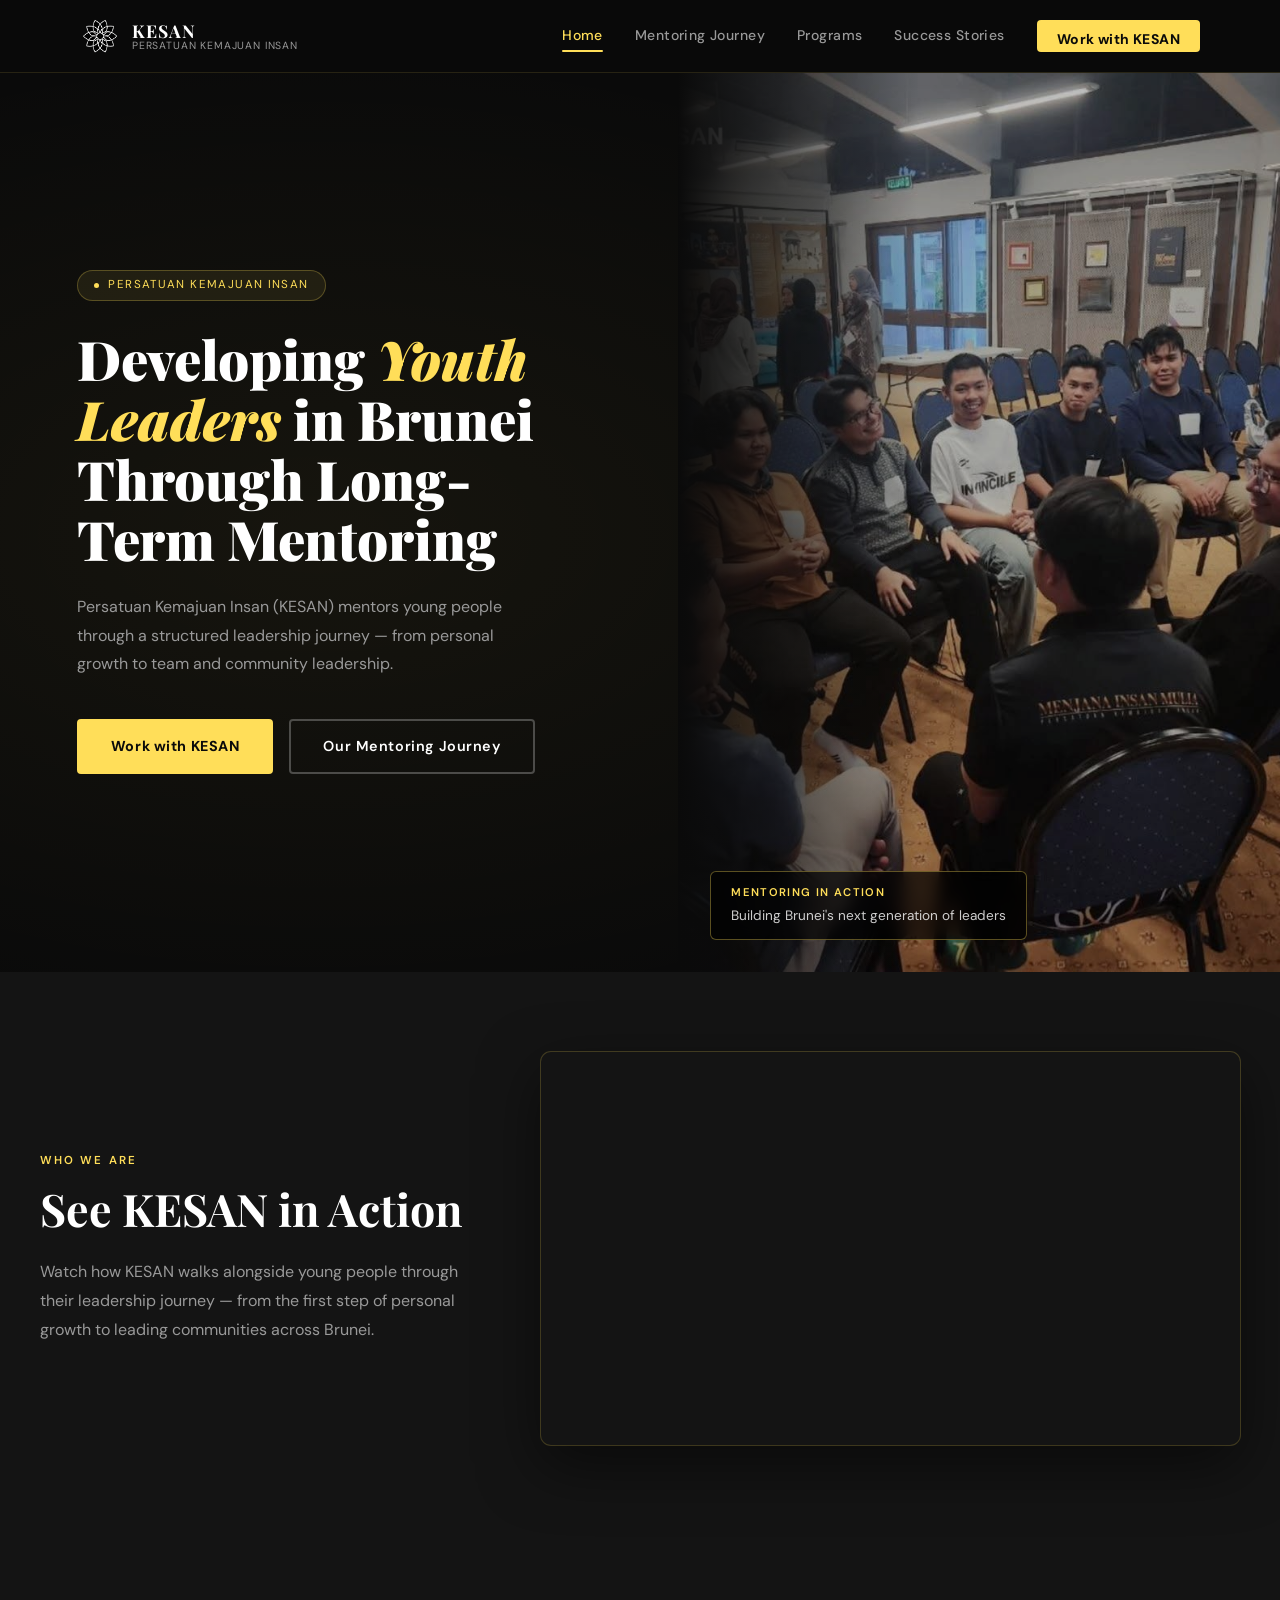
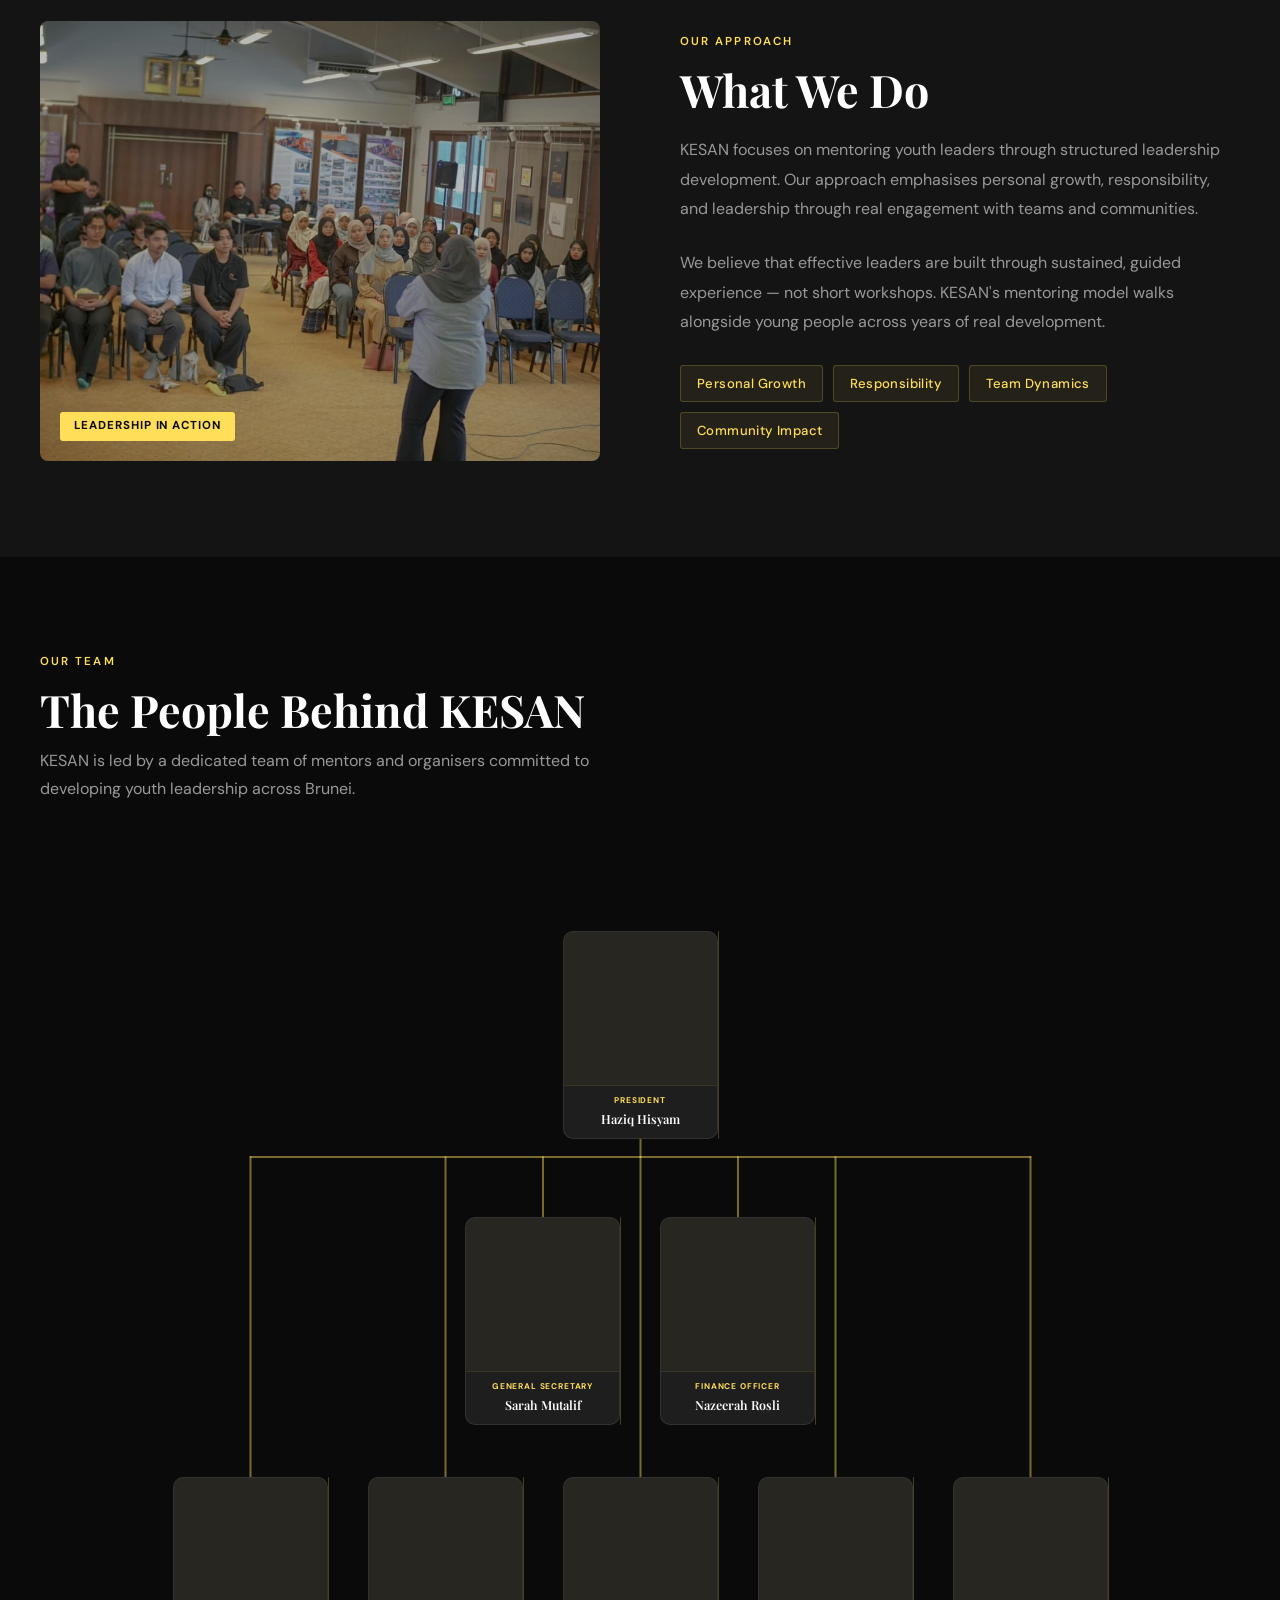
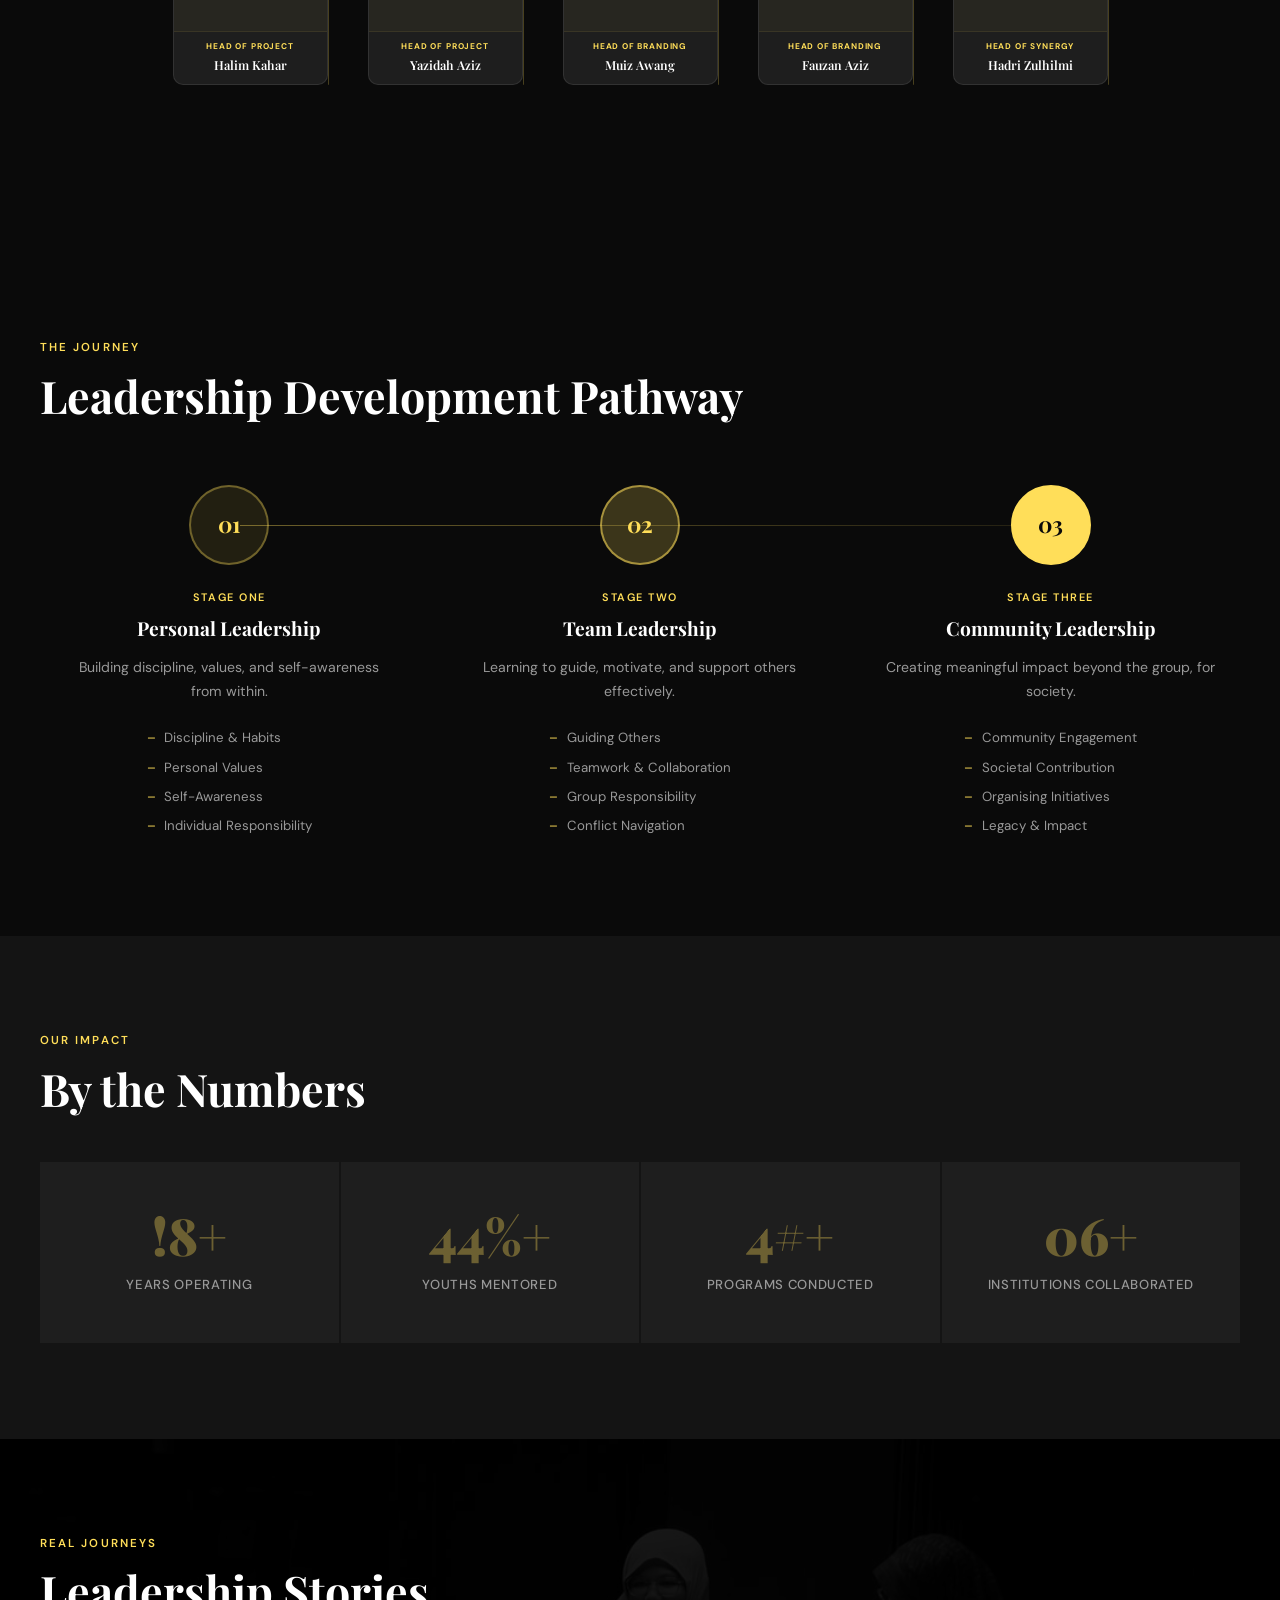
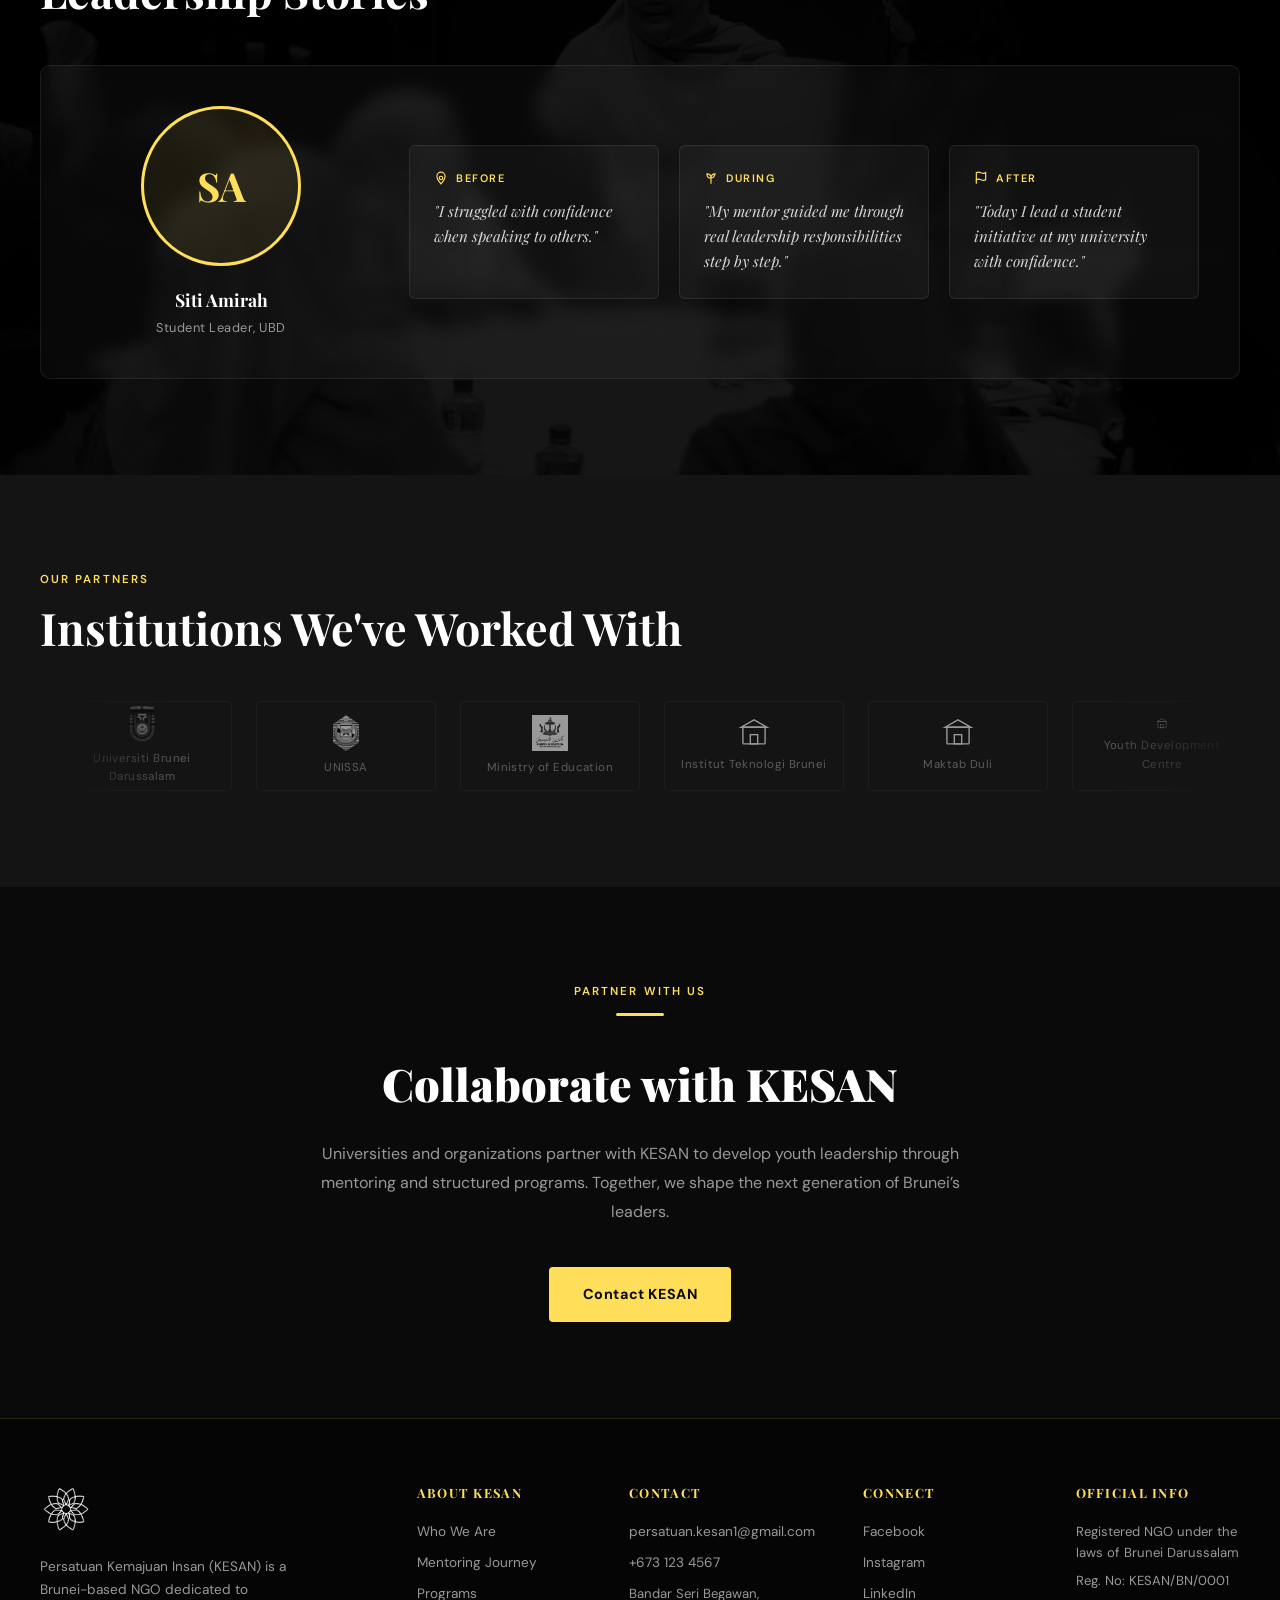
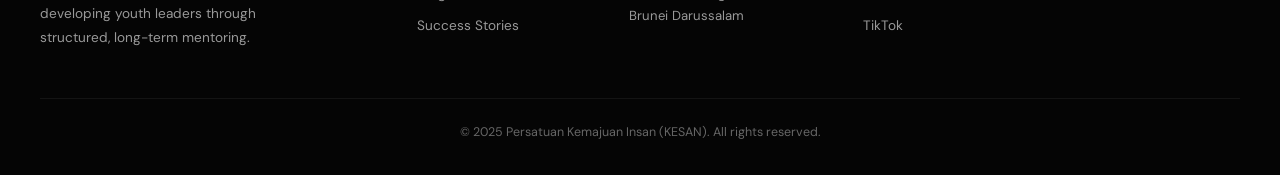
<file: index.html>
<!DOCTYPE html>
<html lang="en">

<head>
  <meta charset="UTF-8" />
  <meta name="viewport" content="width=device-width, initial-scale=1.0" />
  <title>KESAN — Persatuan Kemajuan Insan</title>

  <!-- Favicon — using the KESAN flower logo -->
  <link rel="icon" type="image/png" href="assets/kesan_icon.png">
  <!-- Shared stylesheet -->
  <link rel="stylesheet" href="css/style.css" />
</head>

<body>

  <!-- ═══════════════════════════════════
     NAVIGATION
     To add a new page: duplicate one <a> tag and update href + text
     ════════════════════════════════════ -->
  <nav class="nav" id="mainNav">
    <div class="nav-inner">

      <!-- Logo -->
      <a href="index.html" class="nav-logo">
        <img src="assets/kesan_icon.png" alt="KESAN Logo" />
        <div class="nav-logo-text">
          <strong>KESAN</strong>
          <span>Persatuan Kemajuan Insan</span>
        </div>
      </a>

      <!-- Desktop links -->
      <div class="nav-links">
        <a href="index.html">Home</a>
        <a href="journey.html">Mentoring Journey</a>
        <a href="programs.html">Programs</a>
        <a href="stories.html">Success Stories</a>
        <!-- ← PRIMARY CTA — change mailto to the real email address -->
        <a href="mailto:persatuan.kesan1@gmail.com" class="nav-cta">Work with KESAN</a>
      </div>

      <!-- Mobile hamburger button -->
      <button class="nav-hamburger" onclick="toggleMenu()" aria-label="Toggle menu">
        <span></span><span></span><span></span>
      </button>
    </div>

    <!-- Mobile dropdown -->
    <div class="nav-mobile" id="mobileMenu">
      <a href="index.html">Home</a>
      <a href="journey.html">Mentoring Journey</a>
      <a href="programs.html">Programs</a>
      <a href="stories.html">Success Stories</a>
      <a href="mailto:persatuan.kesan1@gmail.com">Work with KESAN</a>
    </div>
  </nav>


  <!-- ═══════════════════════════════════
     SECTION 1 — HERO
     ════════════════════════════════════ -->
  <section class="home-hero">

    <!-- Left: text content -->
    <div class="hero-content">

      <!-- Small pill label -->
      <div class="hero-eyebrow fade-up">
        <span class="hero-eyebrow-dot"></span>
        Persatuan Kemajuan Insan
      </div>

      <!-- Main headline — ← EDIT HEADLINE TEXT HERE -->
      <h1 class="fade-up delay-1">
        Developing <em>Youth Leaders</em> in Brunei Through Long-Term Mentoring
      </h1>

      <!-- Supporting paragraph — ← EDIT SUBTEXT HERE -->
      <p class="fade-up delay-2">
        Persatuan Kemajuan Insan (KESAN) mentors young people through a structured leadership journey — from personal
        growth to team and community leadership.
      </p>

      <!-- CTA buttons -->
      <div class="hero-buttons fade-up delay-3">
        <!-- ← CHANGE EMAIL FOR "Work with KESAN" BUTTON -->
        <a href="mailto:persatuan.kesan1@gmail.com" class="btn-primary">Work with
          KESAN</a>
        <a href="journey.html" class="btn-secondary">Our Mentoring Journey</a>
      </div>
    </div>

    <!-- Right: full-height image panel -->
    <div class="hero-image-panel">
      <!--
      ← REPLACE THIS src WITH A REAL MENTORING PHOTO
      Recommended: high-resolution portrait-oriented image
    -->
      <img src="assets/kesan_3.jpg" alt="KESAN mentoring activity" />

      <!-- Overlay badge on the image -->
      <div class="hero-image-badge">
        <span>Mentoring in Action</span>
        <p>Building Brunei's next generation of leaders</p>
      </div>
    </div>
  </section>



  <!-- ═══════════════════════════════════
       VIDEO INTRODUCTION
       YouTube embed. If you see an error, the video owner
       may have disabled embedding — contact them to enable it
       in YouTube Studio → Content → Edit → More options → Allow embedding.

       TO CHANGE THE VIDEO:
       Replace KZDT3JDXgYc with the new video ID (the part after "watch?v=" in the URL).
       ════════════════════════════════════ -->
  <section class="section video-section">
    <div class="section-inner video-inner">

      <!-- Left: text -->
      <div class="video-text">
        <div class="section-label">Who We Are</div>
        <h2 class="section-title">See KESAN in Action</h2>
        <!-- ← EDIT DESCRIPTION TEXT HERE -->
        <p>Watch how KESAN walks alongside young people through their leadership journey — from the first step of
          personal growth to leading communities across Brunei.</p>
      </div>

      <!-- Right: YouTube embed -->
      <!-- ← REPLACE KZDT3JDXgYc WITH YOUR VIDEO ID TO CHANGE THE VIDEO -->
      <div class="video-frame-wrap">
        <div class="video-frame">
          <iframe src="https://www.youtube.com/embed/KZDT3JDXgYc?rel=0&modestbranding=1"
            title="KESAN — Introduction Video" frameborder="0"
            allow="accelerometer; autoplay; clipboard-write; encrypted-media; gyroscope; picture-in-picture; web-share"
            allowfullscreen></iframe>
        </div>
      </div>

    </div>
  </section>

  <!-- ═══════════════════════════════════
     SECTION 2 — WHAT WE DO
     ════════════════════════════════════ -->
  <section class="section what-we-do">
    <div class="section-inner what-grid">

      <!-- Left: image -->
      <div class="what-img scroll-reveal">
        <!--
        ← REPLACE WITH A REAL LEADERSHIP / MENTORING ACTIVITY PHOTO
      -->
        <img src="assets/kesan_2.jpg" />
        <span class="what-img-caption">Leadership in Action</span>
      </div>

      <!-- Right: text -->
      <div class="what-text scroll-reveal">
        <div class="section-label">Our Approach</div>
        <h2 class="section-title">What We Do</h2>

        <!-- ← EDIT BODY TEXT HERE -->
        <p>KESAN focuses on mentoring youth leaders through structured leadership development. Our approach emphasises
          personal growth, responsibility, and leadership through real engagement with teams and communities.</p>
        <p>We believe that effective leaders are built through sustained, guided experience — not short workshops.
          KESAN's mentoring model walks alongside young people across years of real development.</p>

        <!-- Keyword pills — ← ADD OR REMOVE PILLARS AS NEEDED -->
        <div class="pillar-list">
          <span class="pillar">Personal Growth</span>
          <span class="pillar">Responsibility</span>
          <span class="pillar">Team Dynamics</span>
          <span class="pillar">Community Impact</span>
        </div>
      </div>

    </div>
  </section>




  <!-- ═══════════════════════════════════
       SECTION 2b — ORGANISATIONAL CHART
       Built automatically from ORG_CHART in js/data.js.
       Do NOT edit member details here — edit data.js instead.
       ════════════════════════════════════ -->
  <section class="section org-chart-section">
    <div class="section-inner">
      <div class="section-label">Our Team</div>
      <h2 class="section-title">The People Behind KESAN</h2>
      <p class="org-intro">
        KESAN is led by a dedicated team of mentors and organisers committed to developing youth leadership across
        Brunei.
      </p>
      <!-- Chart rendered here by main.js from ORG_CHART in data.js -->
      <div class="org-chart" id="orgChart"></div>
    </div>
  </section>

  <!-- ═══════════════════════════════════
     SECTION 3 — LEADERSHIP PATHWAY
     ════════════════════════════════════ -->
  <section class="section pathway">
    <div class="section-inner">

      <div class="section-label">The Journey</div>
      <h2 class="section-title">Leadership Development Pathway</h2>

      <div class="pathway-stages">

        <!-- Stage 1 -->
        <div class="pathway-stage stage-1 scroll-reveal">
          <div class="stage-circle">01</div>
          <div class="stage-tag">Stage One</div>
          <div class="stage-title">Personal Leadership</div>
          <p class="stage-desc">Building discipline, values, and self-awareness from within.</p>
          <!-- ← EDIT FOCUS POINTS HERE -->
          <ul class="stage-focus">
            <li>Discipline &amp; Habits</li>
            <li>Personal Values</li>
            <li>Self-Awareness</li>
            <li>Individual Responsibility</li>
          </ul>
        </div>

        <!-- Stage 2 -->
        <div class="pathway-stage stage-2 scroll-reveal">
          <div class="stage-circle">02</div>
          <div class="stage-tag">Stage Two</div>
          <div class="stage-title">Team Leadership</div>
          <p class="stage-desc">Learning to guide, motivate, and support others effectively.</p>
          <ul class="stage-focus">
            <li>Guiding Others</li>
            <li>Teamwork &amp; Collaboration</li>
            <li>Group Responsibility</li>
            <li>Conflict Navigation</li>
          </ul>
        </div>

        <!-- Stage 3 -->
        <div class="pathway-stage stage-3 scroll-reveal">
          <div class="stage-circle">03</div>
          <div class="stage-tag">Stage Three</div>
          <div class="stage-title">Community Leadership</div>
          <p class="stage-desc">Creating meaningful impact beyond the group, for society.</p>
          <ul class="stage-focus">
            <li>Community Engagement</li>
            <li>Societal Contribution</li>
            <li>Organising Initiatives</li>
            <li>Legacy &amp; Impact</li>
          </ul>
        </div>

      </div>
    </div>
  </section>


  <!-- ═══════════════════════════════════
     SECTION 4 — IMPACT STATS
     To update numbers: change data-target and data-suffix
     ════════════════════════════════════ -->
  <section class="section impact">
    <div class="section-inner">

      <div class="section-label">Our Impact</div>
      <h2 class="section-title">By the Numbers</h2>

      <div class="stats-grid">
        <!-- ← CHANGE data-target TO UPDATE EACH STAT NUMBER -->
        <div class="stat-card">
          <span class="stat-number" data-target="12" data-suffix="+">0</span>
          <div class="stat-label">Years Operating</div>
        </div>
        <div class="stat-card">
          <span class="stat-number" data-target="500" data-suffix="+">0</span>
          <div class="stat-label">Youths Mentored</div>
        </div>
        <div class="stat-card">
          <span class="stat-number" data-target="80" data-suffix="+">0</span>
          <div class="stat-label">Programs Conducted</div>
        </div>
        <div class="stat-card">
          <span class="stat-number" data-target="25" data-suffix="+">0</span>
          <div class="stat-label">Institutions Collaborated</div>
        </div>
      </div>
    </div>
  </section>


  <!-- ═══════════════════════════════════
     SECTION 5 — LEADERSHIP STORIES
     Each testimony has ONE portrait + 3 phase cards.
     To add a new person: duplicate the entire .testimony-layout block.
     ════════════════════════════════════ -->
  <section class="section testimonials">
    <div class="section-inner">

      <div class="section-label">Real Journeys</div>
      <h2 class="section-title">Leadership Stories</h2>

      <!-- ─── Testimony 1 ─── -->
      <div class="testimony-layout scroll-reveal">

        <!-- Portrait column -->
        <div class="testimony-portrait">
          <!--
          ← REPLACE WITH A REAL PORTRAIT PHOTO of the person.
          If no photo, remove the <img> and uncomment the initials block below.
        -->
          <div class="testimony-initials">SA</div>
          <!--
        <img
          class="testimony-portrait-img"
          src="path/to/portrait.jpg"
          alt="Siti Amirah"
        />
        -->
          <!-- ← UPDATE NAME & ROLE -->
          <div class="testimony-name">Siti Amirah</div>
          <div class="testimony-role">Student Leader, UBD</div>
        </div>

        <!-- Three phase cards -->
        <div class="testimony-phases">

          <div class="phase-card">
            <div class="phase-label">
              <!-- SVG icon: location pin / "before" -->
              <svg class="phase-icon" viewBox="0 0 24 24">
                <circle cx="12" cy="12" r="3" />
                <path d="M12 2C8.13 2 5 5.13 5 9c0 5.25 7 13 7 13s7-7.75 7-13c0-3.87-3.13-7-7-7z" />
              </svg>
              Before
            </div>
            <!-- ← EDIT QUOTE -->
            <p class="phase-quote">"I struggled with confidence when speaking to others."</p>
          </div>

          <div class="phase-card">
            <div class="phase-label">
              <!-- SVG icon: sprout / growth -->
              <svg class="phase-icon" viewBox="0 0 24 24">
                <path d="M12 22V12M12 12C12 8 9 5 5 5c0 4 2 7 7 7zM12 12c0-4 3-7 7-7-1 4-3 7-7 7" />
              </svg>
              During
            </div>
            <p class="phase-quote">"My mentor guided me through real leadership responsibilities step by step."</p>
          </div>

          <div class="phase-card">
            <div class="phase-label">
              <!-- SVG icon: flag / achievement -->
              <svg class="phase-icon" viewBox="0 0 24 24">
                <path d="M4 15s1-1 4-1 5 2 8 2 4-1 4-1V3s-1 1-4 1-5-2-8-2-4 1-4 1z" />
                <line x1="4" y1="22" x2="4" y2="15" />
              </svg>
              After
            </div>
            <p class="phase-quote">"Today I lead a student initiative at my university with confidence."</p>
          </div>

        </div>
      </div>
      <!-- ─── End Testimony 1 ─── -->
      <!--
      TO ADD MORE TESTIMONIES:
      Copy the .testimony-layout block above, paste below, and update:
        - .testimony-initials or .testimony-portrait-img
        - .testimony-name and .testimony-role
        - The three .phase-quote paragraphs
    -->

    </div>
  </section>


  <!-- ═══════════════════════════════════
     SECTION 6 — INSTITUTIONS
     Logos auto-scroll. To add: duplicate an .inst-item in BOTH sets
     (the list is duplicated so the scroll loops seamlessly).
     ════════════════════════════════════ -->
  <section class="section institutions">
    <div class="section-inner">

      <div class="section-label">Our Partners</div>
      <h2 class="section-title">Institutions We've Worked With</h2>

      <div class="inst-scroll-wrapper">
        <!--
        The .inst-track contains the list TWICE so the CSS animation
        can loop seamlessly (it scrolls to the midpoint, then jumps back).
        ← ALWAYS KEEP BOTH HALVES IDENTICAL.
      -->
        <div class="inst-track" id="instTrack">
          <!-- Tiles built automatically from js/data.js by main.js -->
        </div><!-- end .inst-track -->
      </div>

    </div>
  </section>


  <!-- ═══════════════════════════════════
     SECTION 7 — COLLABORATE CTA
     ════════════════════════════════════ -->
  <section class="section collaborate section-cta">
    <div class="section-cta-inner">
      <div class="section-label">Partner With Us</div>
      <div class="gold-line" style="margin:0 auto 2rem;"></div>
      <!-- ← EDIT HEADLINE & BODY TEXT HERE -->
      <h2>Collaborate with KESAN</h2>
      <p>Universities and organizations partner with KESAN to develop youth leadership through mentoring and structured
        programs. Together, we shape the next generation of Brunei&rsquo;s leaders.</p>
      <!-- ← CHANGE EMAIL HERE -->
      <a href="mailto:persatuan.kesan1@gmail.com" class="btn-primary">Contact KESAN</a>
    </div>
  </section>


  <!-- ═══════════════════════════════════
     FOOTER
     ════════════════════════════════════ -->
  <footer class="footer">
    <div class="footer-inner">

      <!-- Brand column -->
      <div class="footer-brand">
        <img src="assets/kesan_icon.png" alt="KESAN" />
        <p>Persatuan Kemajuan Insan (KESAN) is a Brunei-based NGO dedicated to developing youth leaders through
          structured, long-term mentoring.</p>
      </div>

      <!-- About links -->
      <div class="footer-col">
        <h4>About KESAN</h4>
        <a href="index.html">Who We Are</a>
        <a href="journey.html">Mentoring Journey</a>
        <a href="programs.html">Programs</a>
        <a href="stories.html">Success Stories</a>
      </div>

      <!-- Contact -->
      <div class="footer-col">
        <h4>Contact</h4>
        <!-- ← UPDATE EMAIL & PHONE HERE -->
        <a href="mailto:persatuan.kesan1@gmail.com">persatuan.kesan1@gmail.com</a>
        <a href="tel:+6731234567">+673 123 4567</a>
        <p>Bandar Seri Begawan,<br>Brunei Darussalam</p>
      </div>

      <!-- Social / Connect -->
      <div class="footer-col">
        <h4>Connect</h4>
        <!-- ← UPDATE SOCIAL LINKS HERE -->
        <a href="https://www.facebook.com/persatuankesan/?locale=ms_MY" target="_blank"
          rel="noopener noreferrer">Facebook</a>
        <a href="https://www.instagram.com/persatuan_kesan/?hl=en" target="_blank"
          rel="noopener noreferrer">Instagram</a>
        <a href="https://www.linkedin.com/company/persatuan-kemajuan-insan-kesan/" target="_blank"
          rel="noopener noreferrer">LinkedIn</a>
        <!-- ← ADD TIKTOK URL INSIDE href -->
        <a href="https://www.tiktok.com/@persatuankesan" target="_blank" rel="noopener noreferrer">TikTok</a>
      </div>

      <!-- Official info / registration -->
      <div class="footer-col">
        <h4>Official Info</h4>
        <p>Registered NGO under the laws of Brunei Darussalam</p>
        <!-- ← UPDATE REG NUMBER HERE -->
        <p>Reg. No: KESAN/BN/0001</p>
      </div>

    </div>

    <div class="footer-bottom">
      <p>&copy; 2025 Persatuan Kemajuan Insan (KESAN). All rights reserved.</p>
    </div>

  </footer>

  <!--
    SCRIPT LOAD ORDER — important!
    data.js must load BEFORE main.js so PROGRAMS, INSTITUTIONS,
    and ORG_CHART exist when main.js tries to read them.
  -->
  <script src="js/data.js"></script>
  <script src="js/main.js"></script>

</body>

</html>
</file>
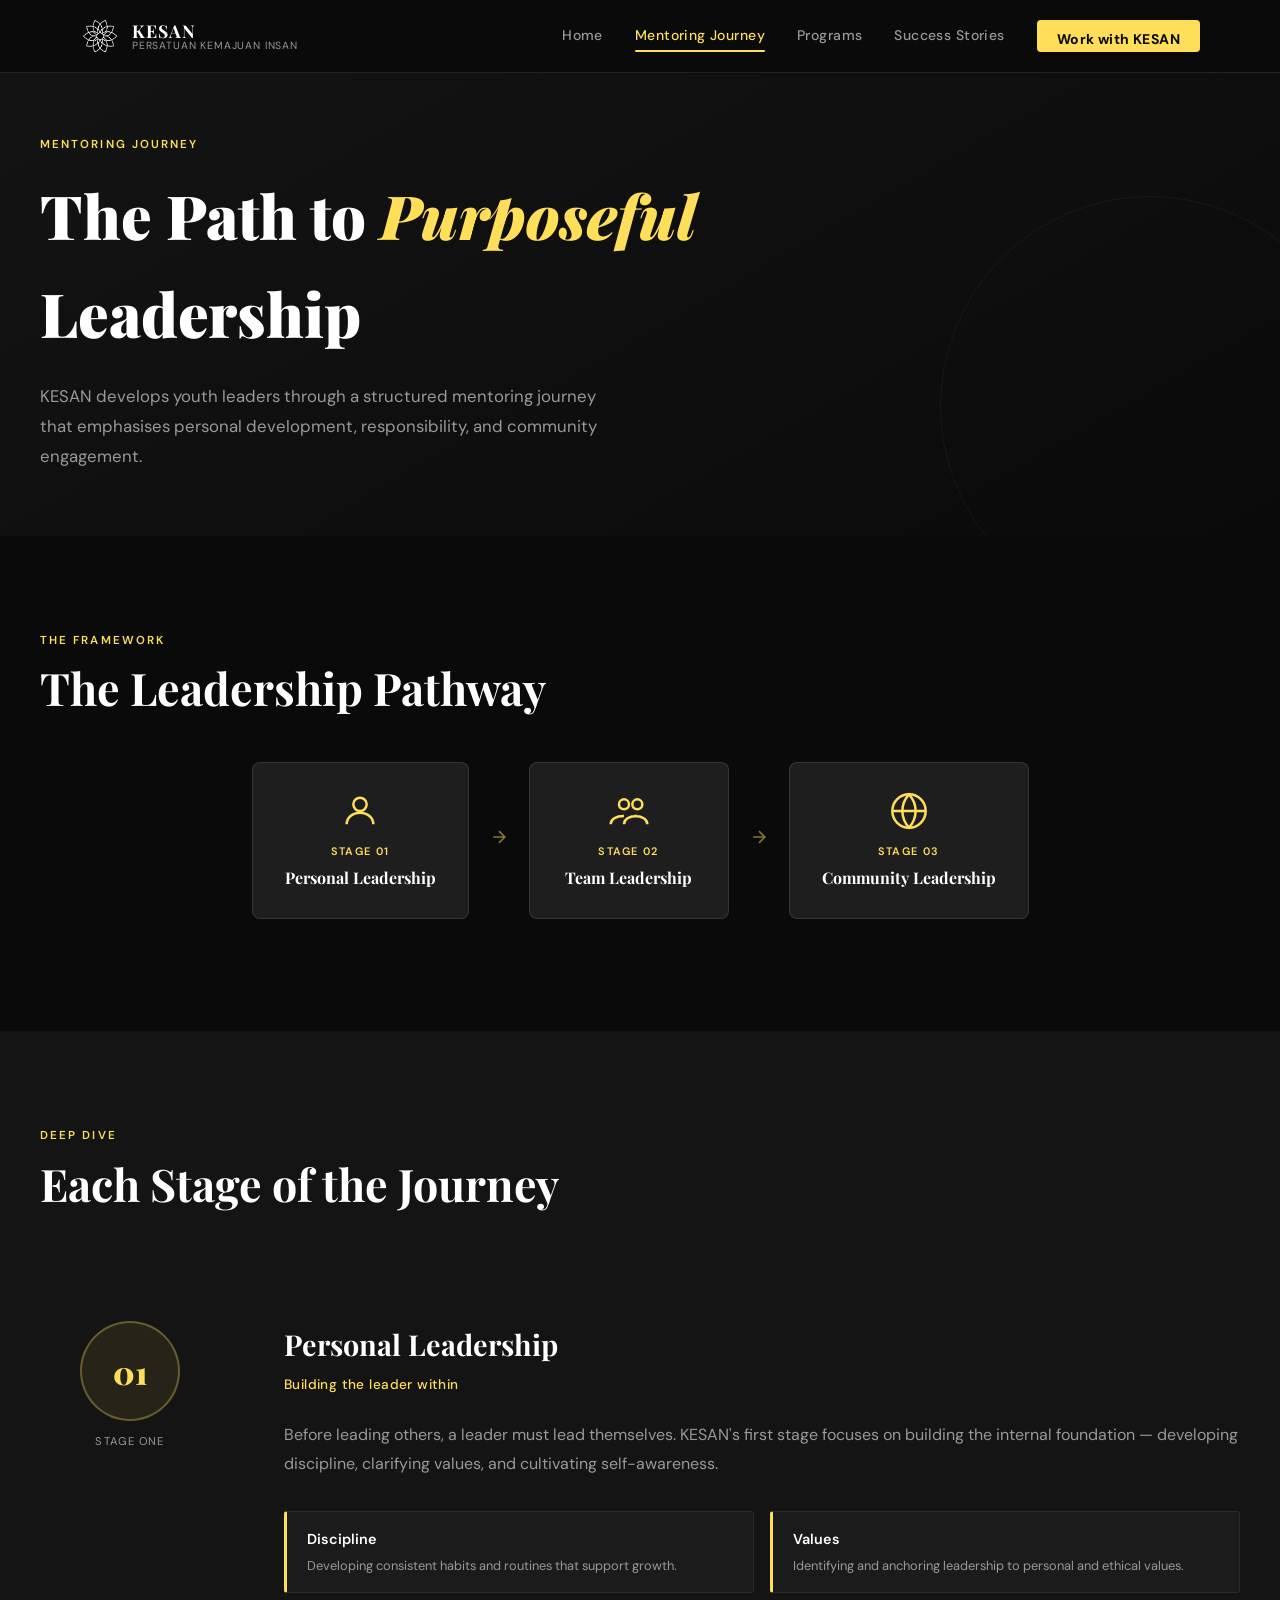
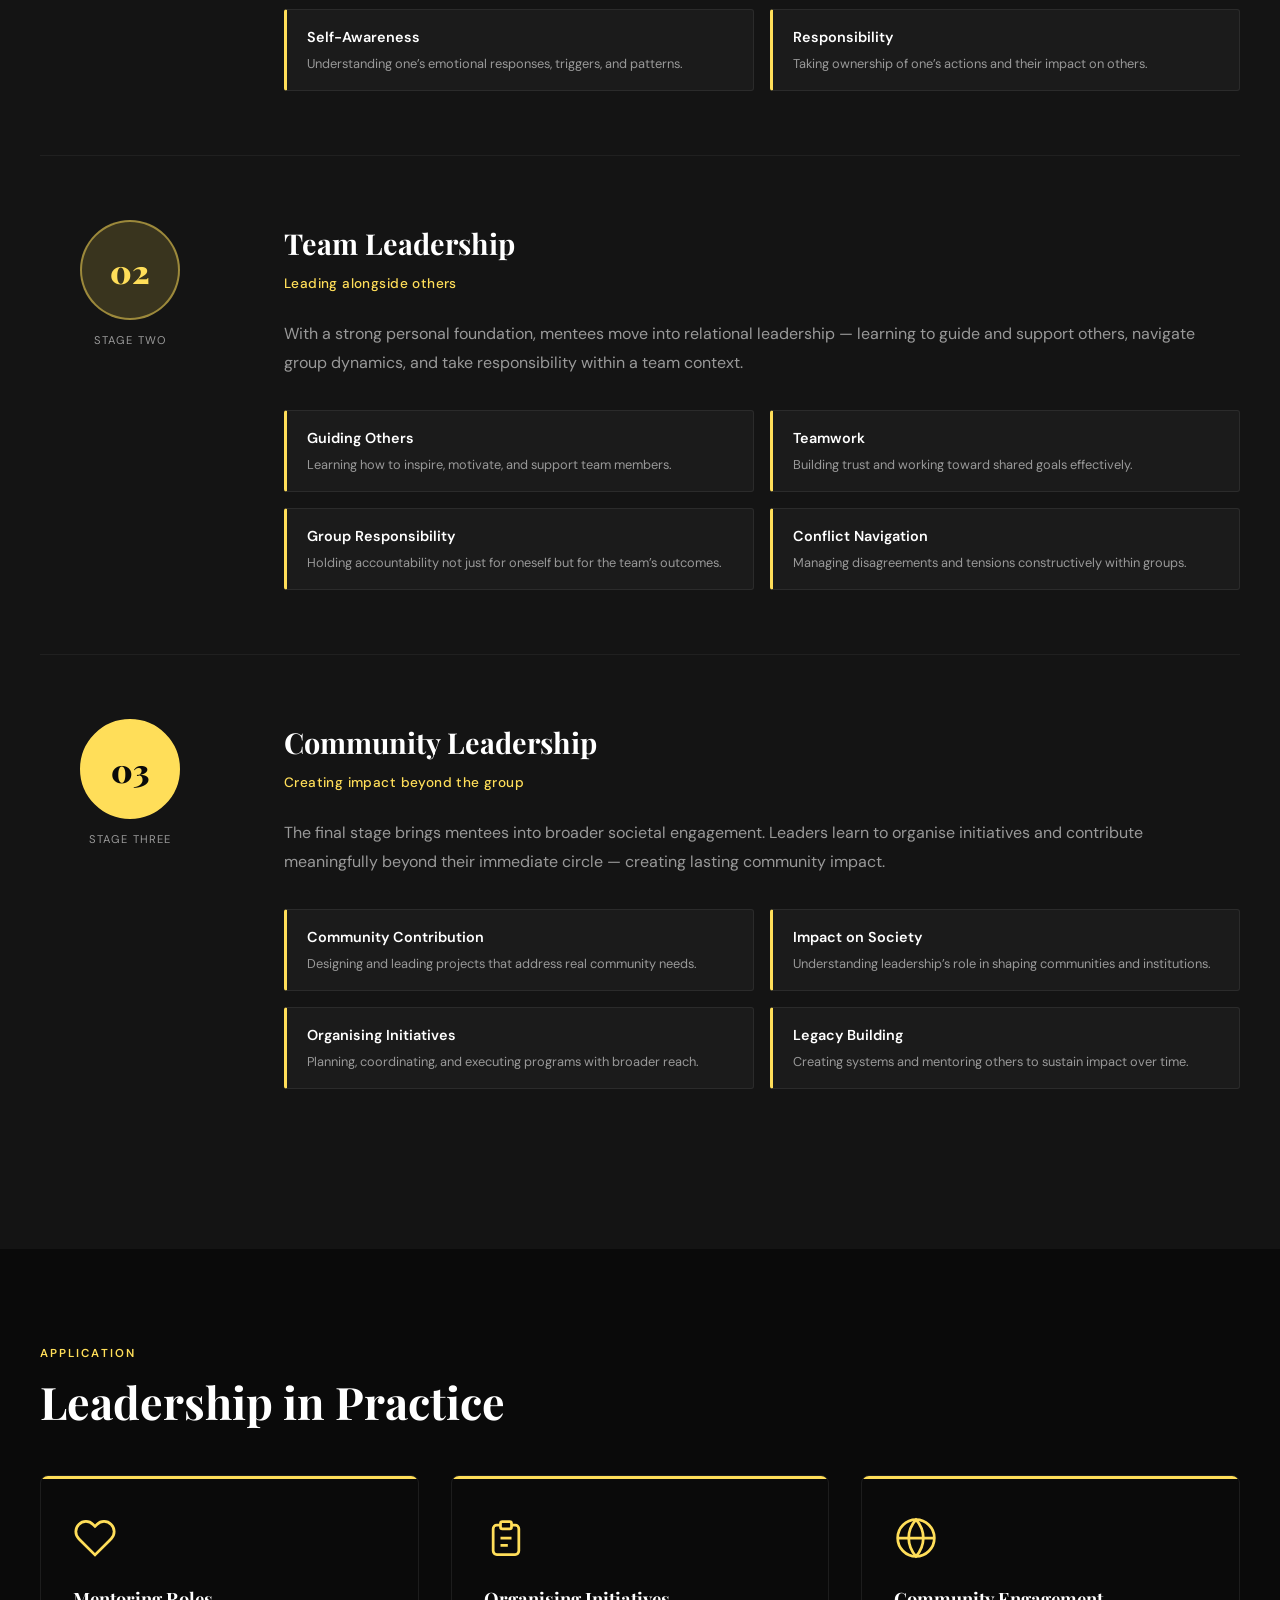
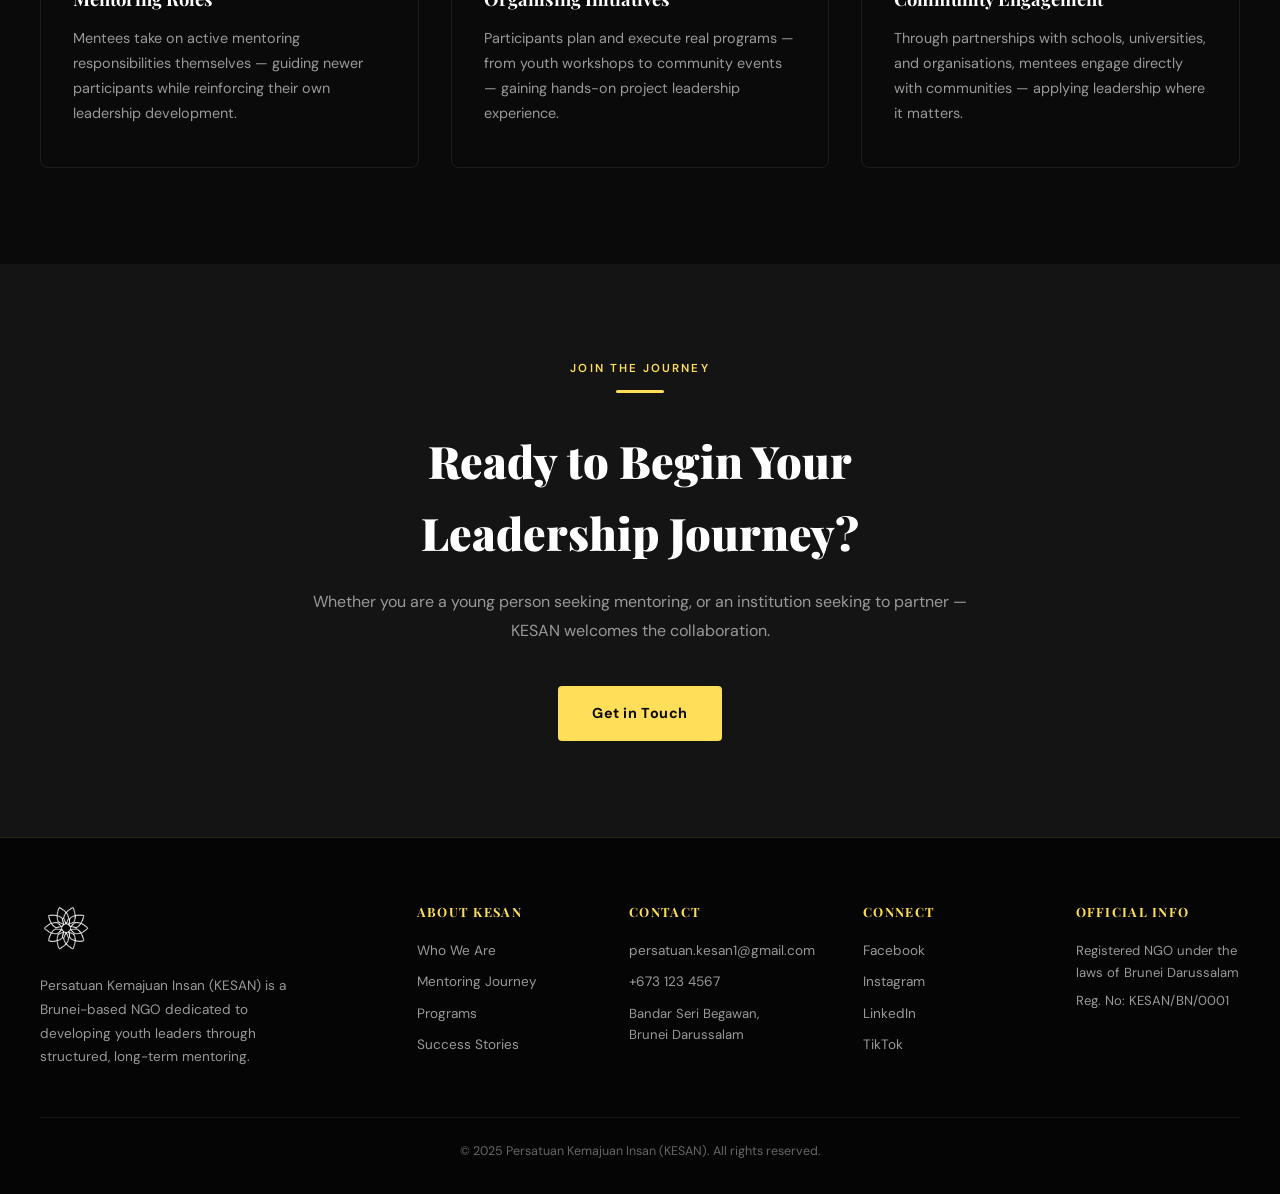
<file: journey.html>
<!DOCTYPE html>
<html lang="en">

<head>
  <meta charset="UTF-8" />
  <meta name="viewport" content="width=device-width, initial-scale=1.0" />
  <title>Mentoring Journey — KESAN</title>
  <link rel="icon" type="image/png" href="assets/kesan_icon.png">
  <link rel="stylesheet" href="css/style.css" />
</head>

<body>

  <nav class="nav" id="mainNav">
    <div class="nav-inner">
      <a href="index.html" class="nav-logo">
        <img src="assets/kesan_icon.png" alt="KESAN Logo">
        <div class="nav-logo-text">
          <strong>KESAN</strong>
          <span>Persatuan Kemajuan Insan</span>
        </div>
      </a>
      <div class="nav-links">
        <a href="index.html">Home</a>
        <a href="journey.html">Mentoring Journey</a>
        <a href="programs.html">Programs</a>
        <a href="stories.html">Success Stories</a>
        <a href="mailto:persatuan.kesan1@gmail.com" class="nav-cta">Work with KESAN</a>
      </div>
      <button class="nav-hamburger" onclick="toggleMenu()" aria-label="Toggle menu">
        <span></span><span></span><span></span>
      </button>
    </div>
    <div class="nav-mobile" id="mobileMenu">
      <a href="index.html">Home</a>
      <a href="journey.html">Mentoring Journey</a>
      <a href="programs.html">Programs</a>
      <a href="stories.html">Success Stories</a>
      <a href="mailto:persatuan.kesan1@gmail.com">Work with KESAN</a>
    </div>
  </nav>


  <!-- ═══════════════════════════════════
     PAGE HERO
     ════════════════════════════════════ -->
  <section class="page-hero">
    <div class="page-hero-inner">
      <div class="section-label fade-up">Mentoring Journey</div>
      <h1 class="fade-up delay-1">
        The Path to <em style="font-style:italic;color:var(--gold)">Purposeful</em> Leadership
      </h1>
      <!-- ← EDIT INTRO TEXT HERE -->
      <p class="fade-up delay-2">
        KESAN develops youth leaders through a structured mentoring journey that emphasises personal development,
        responsibility, and community engagement.
      </p>
    </div>
  </section>


  <!-- ═══════════════════════════════════
     THE LEADERSHIP PATHWAY DIAGRAM
     All three nodes are equally styled — none is pre-highlighted.
     They all highlight on hover.
     ════════════════════════════════════ -->
  <section class="section" style="background:var(--black);">
    <div class="section-inner">

      <div class="section-label">The Framework</div>
      <h2 class="section-title">The Leadership Pathway</h2>

      <div class="pathway-diagram">

        <!-- Node 1: Personal Leadership -->
        <div class="pd-node scroll-reveal">
          <!-- SVG icon: person / self -->
          <div class="pd-node-icon">
            <svg viewBox="0 0 24 24">
              <circle cx="12" cy="8" r="4" />
              <path d="M4 20c0-4 3.58-7 8-7s8 3 8 7" />
            </svg>
          </div>
          <div class="pd-node-num">Stage 01</div>
          <div class="pd-node-title">Personal Leadership</div>
        </div>

        <!-- Arrow -->
        <div class="pd-arrow">
          <svg viewBox="0 0 24 24">
            <path d="M5 12h14M12 5l7 7-7 7" />
          </svg>
        </div>

        <!-- Node 2: Team Leadership -->
        <div class="pd-node scroll-reveal">
          <!-- SVG icon: group / team -->
          <div class="pd-node-icon">
            <svg viewBox="0 0 24 24">
              <circle cx="9" cy="8" r="3" />
              <circle cx="17" cy="8" r="3" />
              <path d="M1 20c0-3 3-5 8-5M23 20c0-3-3-5-8-5M9 20c0-3 3-5 8-5" />
            </svg>
          </div>
          <div class="pd-node-num">Stage 02</div>
          <div class="pd-node-title">Team Leadership</div>
        </div>

        <!-- Arrow -->
        <div class="pd-arrow">
          <svg viewBox="0 0 24 24">
            <path d="M5 12h14M12 5l7 7-7 7" />
          </svg>
        </div>

        <!-- Node 3: Community Leadership -->
        <div class="pd-node scroll-reveal">
          <!-- SVG icon: globe / community -->
          <div class="pd-node-icon">
            <svg viewBox="0 0 24 24">
              <circle cx="12" cy="12" r="10" />
              <path
                d="M2 12h20M12 2a15.3 15.3 0 0 1 4 10 15.3 15.3 0 0 1-4 10 15.3 15.3 0 0 1-4-10 15.3 15.3 0 0 1 4-10z" />
            </svg>
          </div>
          <div class="pd-node-num">Stage 03</div>
          <div class="pd-node-title">Community Leadership</div>
        </div>

      </div>
    </div>
  </section>


  <!-- ═══════════════════════════════════
     STAGE DEEP-DIVE BLOCKS
     Each stage: number circle on left, content on right.
     ════════════════════════════════════ -->
  <section class="section stages">
    <div class="section-inner">

      <div class="section-label">Deep Dive</div>
      <h2 class="section-title" style="margin-bottom:3rem;">Each Stage of the Journey</h2>

      <!-- ─── Stage 1: Personal Leadership ─── -->
      <div class="stage-block scroll-reveal">
        <div class="stage-block-num">
          <div class="stage-num-circle sn-1">01</div>
          <div class="stage-block-label">Stage One</div>
        </div>
        <div class="stage-block-content">
          <h3>Personal Leadership</h3>
          <div class="stage-sub">Building the leader within</div>
          <!-- ← EDIT STAGE DESCRIPTION HERE -->
          <p>Before leading others, a leader must lead themselves. KESAN's first stage focuses on building the internal
            foundation — developing discipline, clarifying values, and cultivating self-awareness.</p>
          <!-- ← EDIT FOCUS ITEMS HERE -->
          <div class="focus-grid">
            <div class="focus-item">
              <h4>Discipline</h4>
              <p>Developing consistent habits and routines that support growth.</p>
            </div>
            <div class="focus-item">
              <h4>Values</h4>
              <p>Identifying and anchoring leadership to personal and ethical values.</p>
            </div>
            <div class="focus-item">
              <h4>Self-Awareness</h4>
              <p>Understanding one&rsquo;s emotional responses, triggers, and patterns.</p>
            </div>
            <div class="focus-item">
              <h4>Responsibility</h4>
              <p>Taking ownership of one&rsquo;s actions and their impact on others.</p>
            </div>
          </div>
        </div>
      </div>

      <!-- ─── Stage 2: Team Leadership ─── -->
      <div class="stage-block scroll-reveal">
        <div class="stage-block-num">
          <div class="stage-num-circle sn-2">02</div>
          <div class="stage-block-label">Stage Two</div>
        </div>
        <div class="stage-block-content">
          <h3>Team Leadership</h3>
          <div class="stage-sub">Leading alongside others</div>
          <p>With a strong personal foundation, mentees move into relational leadership — learning to guide and support
            others, navigate group dynamics, and take responsibility within a team context.</p>
          <div class="focus-grid">
            <div class="focus-item">
              <h4>Guiding Others</h4>
              <p>Learning how to inspire, motivate, and support team members.</p>
            </div>
            <div class="focus-item">
              <h4>Teamwork</h4>
              <p>Building trust and working toward shared goals effectively.</p>
            </div>
            <div class="focus-item">
              <h4>Group Responsibility</h4>
              <p>Holding accountability not just for oneself but for the team&rsquo;s outcomes.</p>
            </div>
            <div class="focus-item">
              <h4>Conflict Navigation</h4>
              <p>Managing disagreements and tensions constructively within groups.</p>
            </div>
          </div>
        </div>
      </div>

      <!-- ─── Stage 3: Community Leadership ─── -->
      <div class="stage-block scroll-reveal">
        <div class="stage-block-num">
          <div class="stage-num-circle sn-3">03</div>
          <div class="stage-block-label">Stage Three</div>
        </div>
        <div class="stage-block-content">
          <h3>Community Leadership</h3>
          <div class="stage-sub">Creating impact beyond the group</div>
          <p>The final stage brings mentees into broader societal engagement. Leaders learn to organise initiatives and
            contribute meaningfully beyond their immediate circle — creating lasting community impact.</p>
          <div class="focus-grid">
            <div class="focus-item">
              <h4>Community Contribution</h4>
              <p>Designing and leading projects that address real community needs.</p>
            </div>
            <div class="focus-item">
              <h4>Impact on Society</h4>
              <p>Understanding leadership&rsquo;s role in shaping communities and institutions.</p>
            </div>
            <div class="focus-item">
              <h4>Organising Initiatives</h4>
              <p>Planning, coordinating, and executing programs with broader reach.</p>
            </div>
            <div class="focus-item">
              <h4>Legacy Building</h4>
              <p>Creating systems and mentoring others to sustain impact over time.</p>
            </div>
          </div>
        </div>
      </div>

    </div>
  </section>


  <!-- ═══════════════════════════════════
     LEADERSHIP IN PRACTICE
     ════════════════════════════════════ -->
  <section class="section practice">
    <div class="section-inner">

      <div class="section-label">Application</div>
      <h2 class="section-title">Leadership in Practice</h2>

      <div class="practice-grid">

        <div class="practice-card scroll-reveal">
          <!-- SVG icon: mentoring / handshake -->
          <div class="practice-icon">
            <svg viewBox="0 0 24 24">
              <path
                d="M20.84 4.61a5.5 5.5 0 0 0-7.78 0L12 5.67l-1.06-1.06a5.5 5.5 0 0 0-7.78 7.78l1.06 1.06L12 21.23l7.78-7.78 1.06-1.06a5.5 5.5 0 0 0 0-7.78z" />
            </svg>
          </div>
          <h3>Mentoring Roles</h3>
          <!-- ← EDIT PRACTICE CARD TEXT HERE -->
          <p>Mentees take on active mentoring responsibilities themselves — guiding newer participants while reinforcing
            their own leadership development.</p>
        </div>

        <div class="practice-card scroll-reveal">
          <!-- SVG icon: clipboard / organising -->
          <div class="practice-icon">
            <svg viewBox="0 0 24 24">
              <path d="M9 5H7a2 2 0 0 0-2 2v12a2 2 0 0 0 2 2h10a2 2 0 0 0 2-2V7a2 2 0 0 0-2-2h-2" />
              <rect x="9" y="3" width="6" height="4" rx="1" />
              <line x1="9" y1="12" x2="15" y2="12" />
              <line x1="9" y1="16" x2="13" y2="16" />
            </svg>
          </div>
          <h3>Organising Initiatives</h3>
          <p>Participants plan and execute real programs — from youth workshops to community events — gaining hands-on
            project leadership experience.</p>
        </div>

        <div class="practice-card scroll-reveal">
          <!-- SVG icon: community / globe -->
          <div class="practice-icon">
            <svg viewBox="0 0 24 24">
              <circle cx="12" cy="12" r="10" />
              <path
                d="M2 12h20M12 2a15.3 15.3 0 0 1 4 10 15.3 15.3 0 0 1-4 10 15.3 15.3 0 0 1-4-10 15.3 15.3 0 0 1 4-10z" />
            </svg>
          </div>
          <h3>Community Engagement</h3>
          <p>Through partnerships with schools, universities, and organisations, mentees engage directly with
            communities — applying leadership where it matters.</p>
        </div>

      </div>
    </div>
  </section>


  <!-- ═══════════════════════════════════
     JOURNEY PAGE CTA — centered
     ════════════════════════════════════ -->
  <section class="section section-cta" style="background:var(--gray);">
    <div class="section-cta-inner">
      <div class="section-label">Join the Journey</div>
      <div class="gold-line" style="margin:0 auto 2rem;"></div>
      <h2>Ready to Begin Your Leadership Journey?</h2>
      <p>Whether you are a young person seeking mentoring, or an institution seeking to partner — KESAN welcomes the
        collaboration.</p>
      <a href="mailto:persatuan.kesan1@gmail.com" class="btn-primary">Get in Touch</a>
    </div>
  </section>


  <footer class="footer">
    <div class="footer-inner">
      <div class="footer-brand">
        <img src="assets/kesan_icon.png" alt="KESAN" />
        <p>Persatuan Kemajuan Insan (KESAN) is a Brunei-based NGO dedicated to developing youth leaders through
          structured, long-term mentoring.</p>
      </div>
      <div class="footer-col">
        <h4>About KESAN</h4>
        <a href="index.html">Who We Are</a>
        <a href="journey.html">Mentoring Journey</a>
        <a href="programs.html">Programs</a>
        <a href="stories.html">Success Stories</a>
      </div>
      <div class="footer-col">
        <h4>Contact</h4>
        <a href="mailto:persatuan.kesan1@gmail.com">persatuan.kesan1@gmail.com</a>
        <a href="tel:+6731234567">+673 123 4567</a>
        <p>Bandar Seri Begawan,<br>Brunei Darussalam</p>
      </div>
      <div class="footer-col">
        <h4>Connect</h4>
        <a href="https://www.facebook.com/persatuankesan/?locale=ms_MY" target="_blank"
          rel="noopener noreferrer">Facebook</a>
        <a href="https://www.instagram.com/persatuan_kesan/?hl=en" target="_blank"
          rel="noopener noreferrer">Instagram</a>
        <a href="https://www.linkedin.com/company/persatuan-kemajuan-insan-kesan/" target="_blank"
          rel="noopener noreferrer">LinkedIn</a>
        <!-- ← ADD TIKTOK URL INSIDE href -->
        <a href="https://www.tiktok.com/@persatuankesan" target="_blank" rel="noopener noreferrer">TikTok</a>
      </div>
      <div class="footer-col">
        <h4>Official Info</h4>
        <p>Registered NGO under the laws of Brunei Darussalam</p>
        <p>Reg. No: KESAN/BN/0001</p>
      </div>
    </div>
    <div class="footer-bottom">
      <p>&copy; 2025 Persatuan Kemajuan Insan (KESAN). All rights reserved.</p>
    </div>
  </footer>

  <script src="js/data.js"></script>
  <script src="js/main.js"></script>
</body>

</html>
</file>
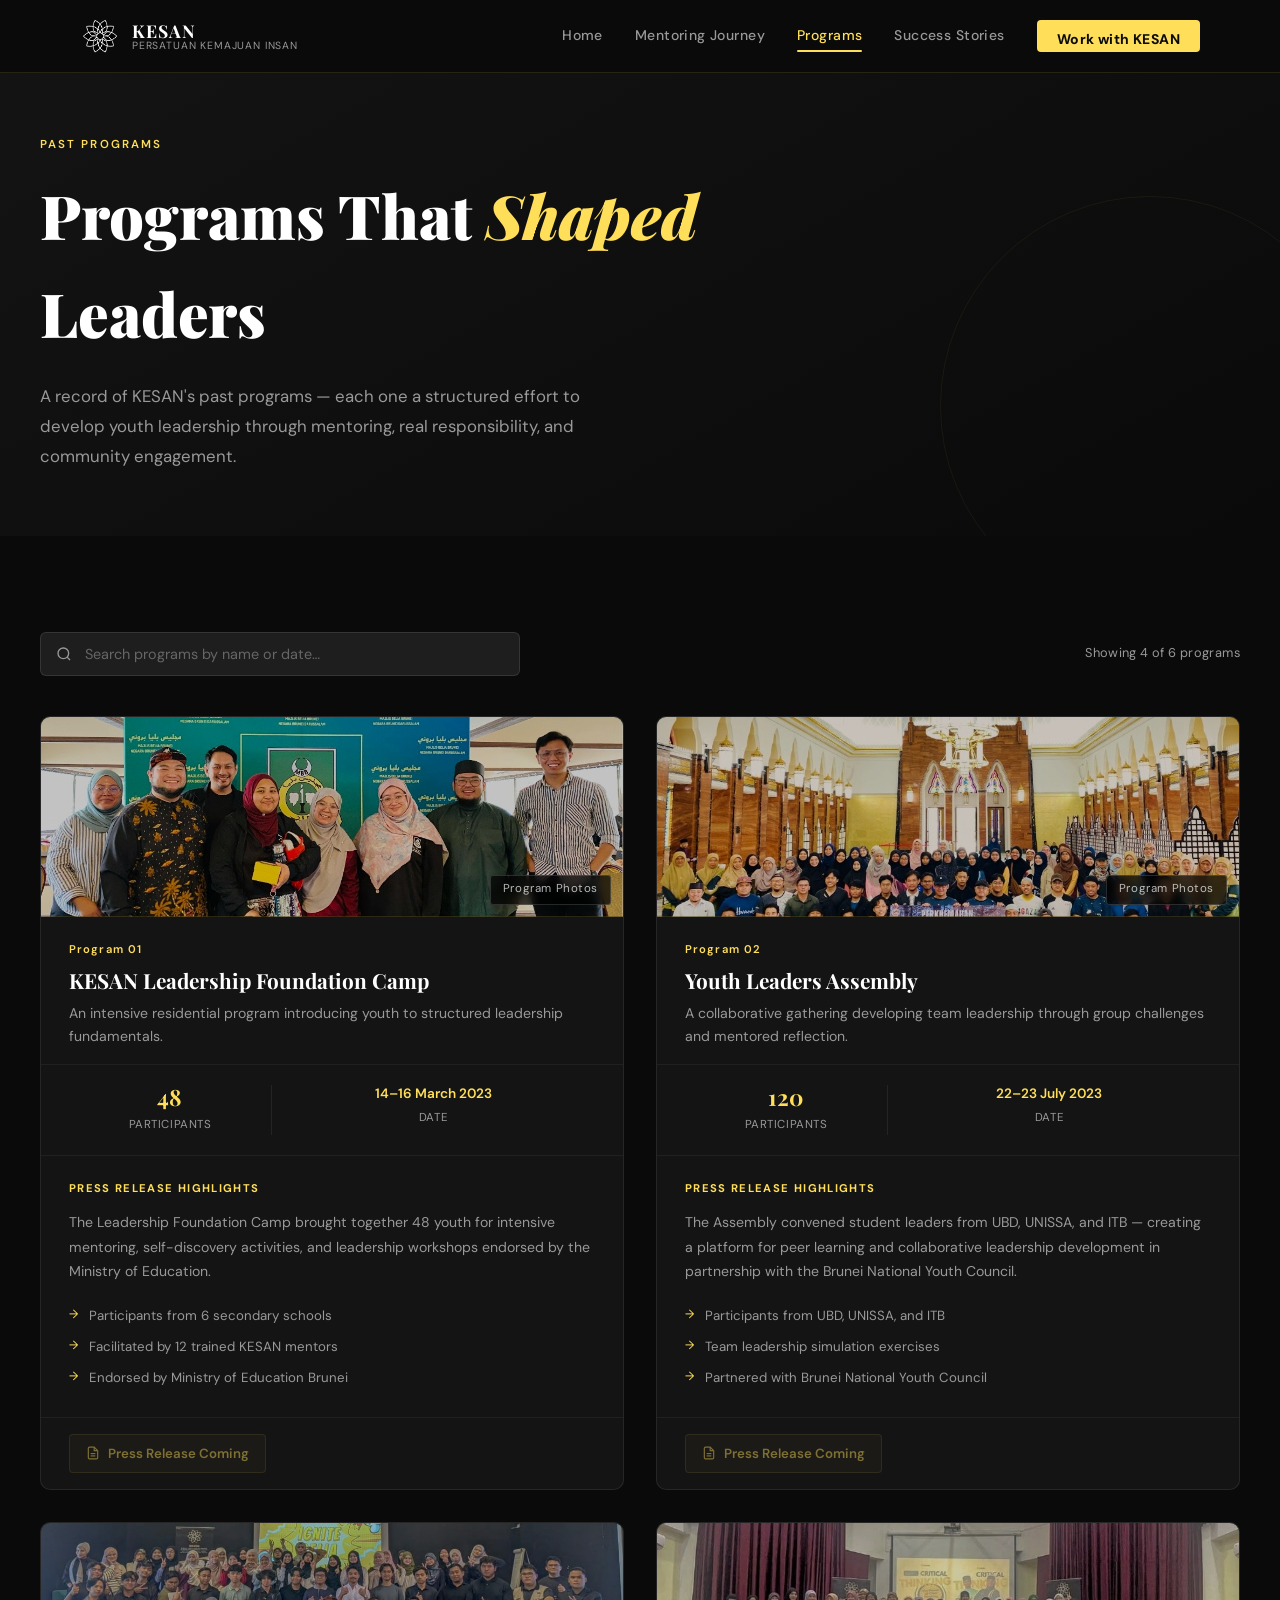
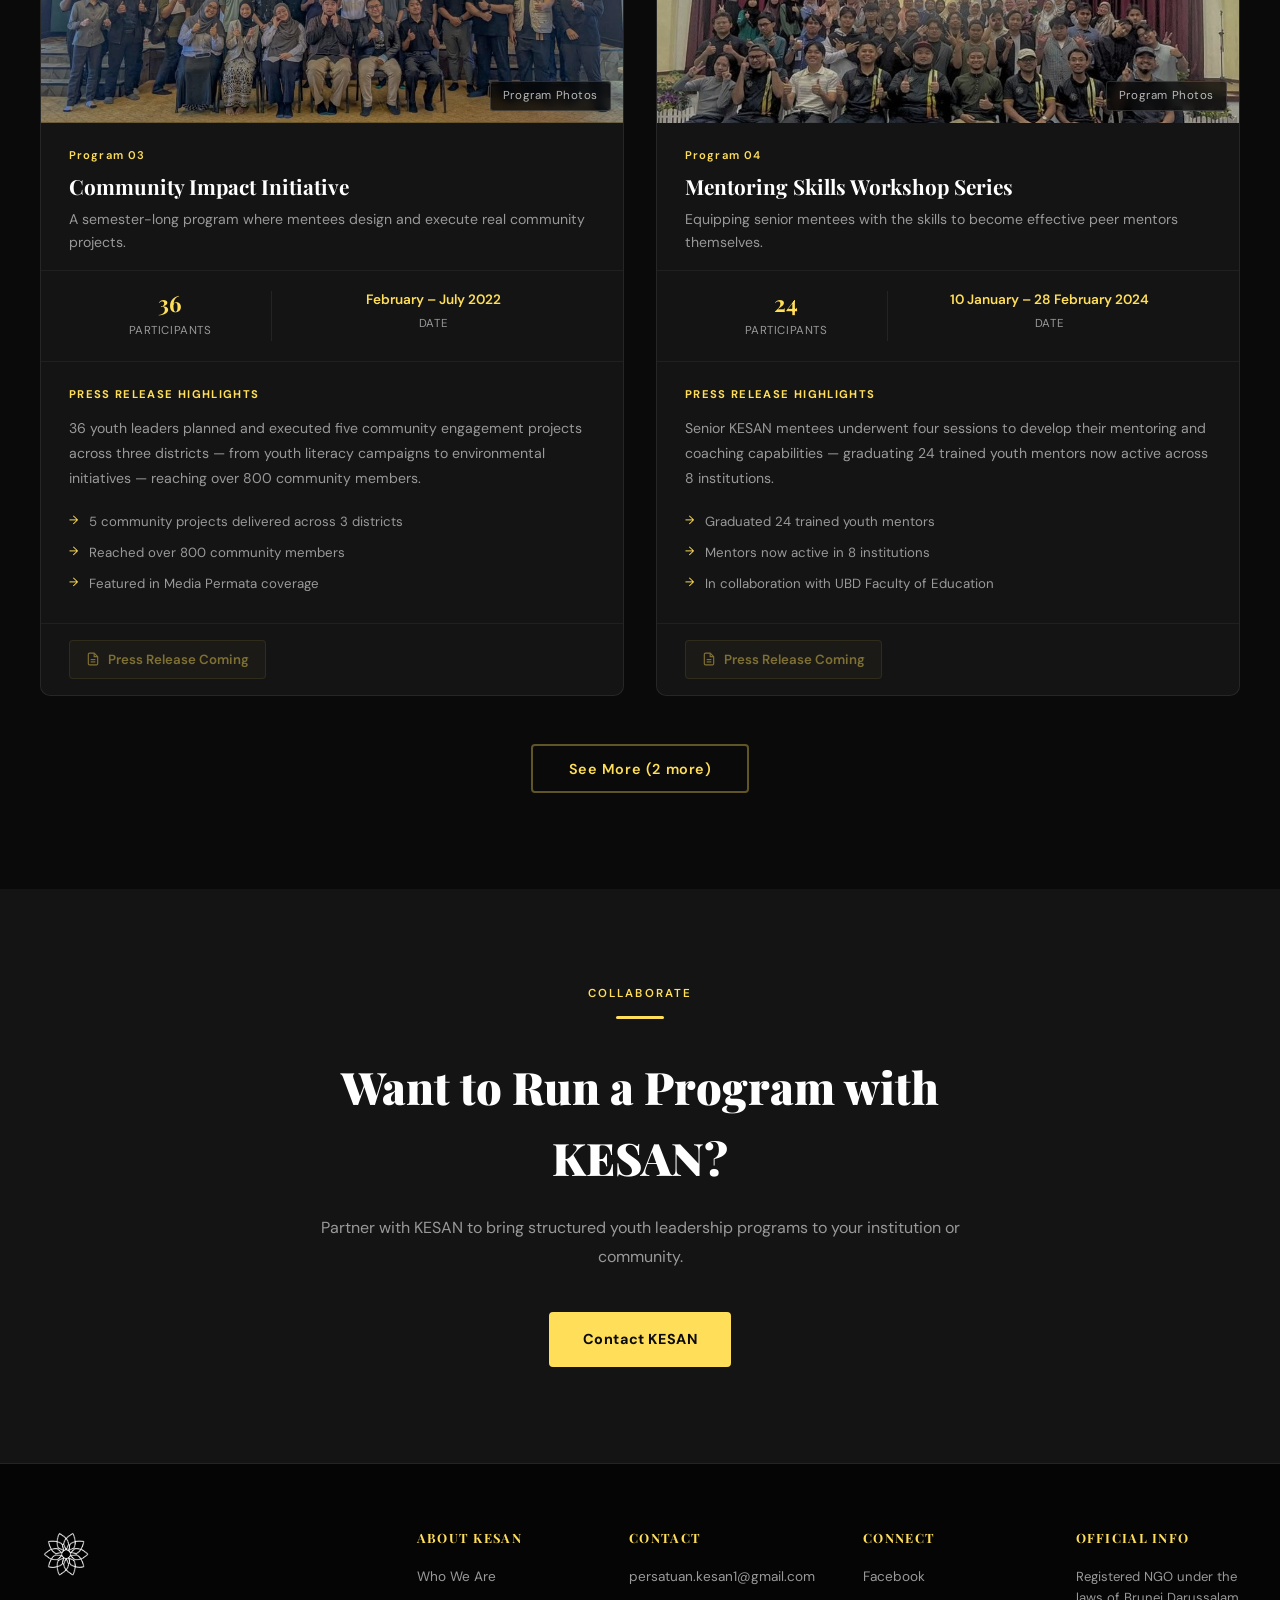
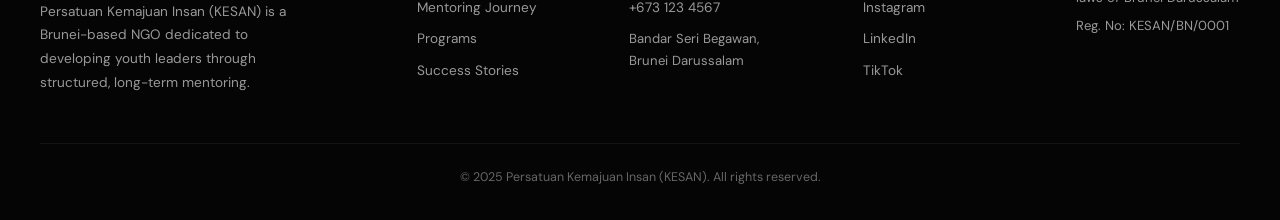
<file: programs.html>
<!DOCTYPE html>
<html lang="en">

<head>
  <meta charset="UTF-8" />
  <meta name="viewport" content="width=device-width, initial-scale=1.0" />
  <title>Programs — KESAN</title>
  <link rel="icon" type="image/png" href="assets/kesan_icon.png" />
  <link rel="stylesheet" href="css/style.css" />
</head>

<body>

  <!-- Navigation (shared across all pages) -->
  <nav class="nav" id="mainNav">
    <div class="nav-inner">
      <a href="index.html" class="nav-logo">
        <img src="assets/kesan_icon.png" alt="KESAN Logo" />
        <div class="nav-logo-text">
          <strong>KESAN</strong>
          <span>Persatuan Kemajuan Insan</span>
        </div>
      </a>
      <div class="nav-links">
        <a href="index.html">Home</a>
        <a href="journey.html">Mentoring Journey</a>
        <a href="programs.html">Programs</a>
        <a href="stories.html">Success Stories</a>
        <a href="mailto:persatuan.kesan1@gmail.com" class="nav-cta">Work with KESAN</a>
      </div>
      <button class="nav-hamburger" onclick="toggleMenu()" aria-label="Toggle menu">
        <span></span><span></span><span></span>
      </button>
    </div>
    <div class="nav-mobile" id="mobileMenu">
      <a href="index.html">Home</a>
      <a href="journey.html">Mentoring Journey</a>
      <a href="programs.html">Programs</a>
      <a href="stories.html">Success Stories</a>
      <a href="mailto:persatuan.kesan1@gmail.com">Work with KESAN</a>
    </div>
  </nav>


  <!-- ═══════════════════════════════════
       PAGE HERO
       ════════════════════════════════════ -->
  <section class="page-hero">
    <div class="page-hero-inner">
      <div class="section-label fade-up">Past Programs</div>
      <!-- ← EDIT HEADLINE HERE -->
      <h1 class="fade-up delay-1">
        Programs That <em style="font-style:italic;color:var(--gold)">Shaped</em> Leaders
      </h1>
      <!-- ← EDIT INTRO TEXT HERE -->
      <p class="fade-up delay-2">
        A record of KESAN's past programs — each one a structured effort to develop youth leadership
        through mentoring, real responsibility, and community engagement.
      </p>
    </div>
  </section>


  <!-- ═══════════════════════════════════
       PROGRAMS SECTION
       ════════════════════════════════════ -->
  <section class="section programs-section">
    <div class="section-inner">

      <!-- ── Search & result count bar ─────────────────────
           The search input filters cards live as you type.
           Results count updates automatically. -->
      <div class="programs-toolbar">

        <div class="programs-search-wrap">
          <!-- Search icon SVG -->
          <svg class="search-icon" viewBox="0 0 24 24" fill="none" stroke="currentColor" stroke-width="2">
            <circle cx="11" cy="11" r="8" />
            <line x1="21" y1="21" x2="16.65" y2="16.65" />
          </svg>
          <!-- ← Search field — filters by name, date, highlights -->
          <input type="text" id="programSearch" class="programs-search" placeholder="Search programs by name or date…"
            autocomplete="off" />
        </div>

        <!-- Shows "Showing X of Y programs" or search result count -->
        <span id="resultCount" class="result-count"></span>

      </div>


      <!-- ── Programs grid ──────────────────────────────────
           Cards are built automatically from data.js by main.js.
           To add a program: edit js/data.js — do NOT edit here. -->
      <div class="programs-grid" id="programsGrid">
        <!-- Cards injected here by main.js -->
      </div>


      <!-- ── See More button ────────────────────────────────
           Hidden automatically once all programs are shown. -->
      <div class="see-more-wrap">
        <button id="seeMoreBtn" class="btn-see-more">
          See More
        </button>
      </div>

    </div>
  </section>


  <!-- ═══════════════════════════════════
       PAGE CTA
       ════════════════════════════════════ -->
  <section class="section section-cta programs-cta" style="background:var(--gray);">
    <div class="section-cta-inner">
      <div class="section-label">Collaborate</div>
      <div class="gold-line" style="margin:0 auto 2rem;"></div>
      <!-- ← EDIT CTA TEXT HERE -->
      <h2>Want to Run a Program with KESAN?</h2>
      <p>Partner with KESAN to bring structured youth leadership programs to your institution or community.</p>
      <a href="mailto:persatuan.kesan1@gmail.com" class="btn-primary">Contact KESAN</a>
    </div>
  </section>


  <!-- Footer -->
  <footer class="footer">
    <div class="footer-inner">
      <div class="footer-brand">
        <img src="assets/kesan_icon.png" alt="KESAN" />
        <p>Persatuan Kemajuan Insan (KESAN) is a Brunei-based NGO dedicated to developing youth leaders through
          structured, long-term mentoring.</p>
      </div>
      <div class="footer-col">
        <h4>About KESAN</h4>
        <a href="index.html">Who We Are</a>
        <a href="journey.html">Mentoring Journey</a>
        <a href="programs.html">Programs</a>
        <a href="stories.html">Success Stories</a>
      </div>
      <div class="footer-col">
        <h4>Contact</h4>
        <!-- ← UPDATE EMAIL & PHONE -->
        <a href="mailto:persatuan.kesan1@gmail.com">persatuan.kesan1@gmail.com</a>
        <a href="tel:+6731234567">+673 123 4567</a>
        <p>Bandar Seri Begawan,<br>Brunei Darussalam</p>
      </div>
      <div class="footer-col">
        <h4>Connect</h4>
        <a href="https://www.facebook.com/persatuankesan/?locale=ms_MY" target="_blank"
          rel="noopener noreferrer">Facebook</a>
        <a href="https://www.instagram.com/persatuan_kesan/?hl=en" target="_blank"
          rel="noopener noreferrer">Instagram</a>
        <a href="https://www.linkedin.com/company/persatuan-kemajuan-insan-kesan/" target="_blank"
          rel="noopener noreferrer">LinkedIn</a>
        <!-- ← ADD TIKTOK URL INSIDE href -->
        <a href="https://www.tiktok.com/@persatuankesan" target="_blank" rel="noopener noreferrer">TikTok</a>
      </div>
      <div class="footer-col">
        <h4>Official Info</h4>
        <p>Registered NGO under the laws of Brunei Darussalam</p>
        <p>Reg. No: KESAN/BN/0001</p>
      </div>
    </div>
    <div class="footer-bottom">
      <p>&copy; 2025 Persatuan Kemajuan Insan (KESAN). All rights reserved.</p>
    </div>
  </footer>


  <!--
    SCRIPT LOAD ORDER — important!
    data.js must load BEFORE main.js so the PROGRAMS and
    INSTITUTIONS arrays exist when main.js tries to read them.
  -->
  <script src="js/data.js"></script>
  <script src="js/main.js"></script>

</body>

</html>
</file>
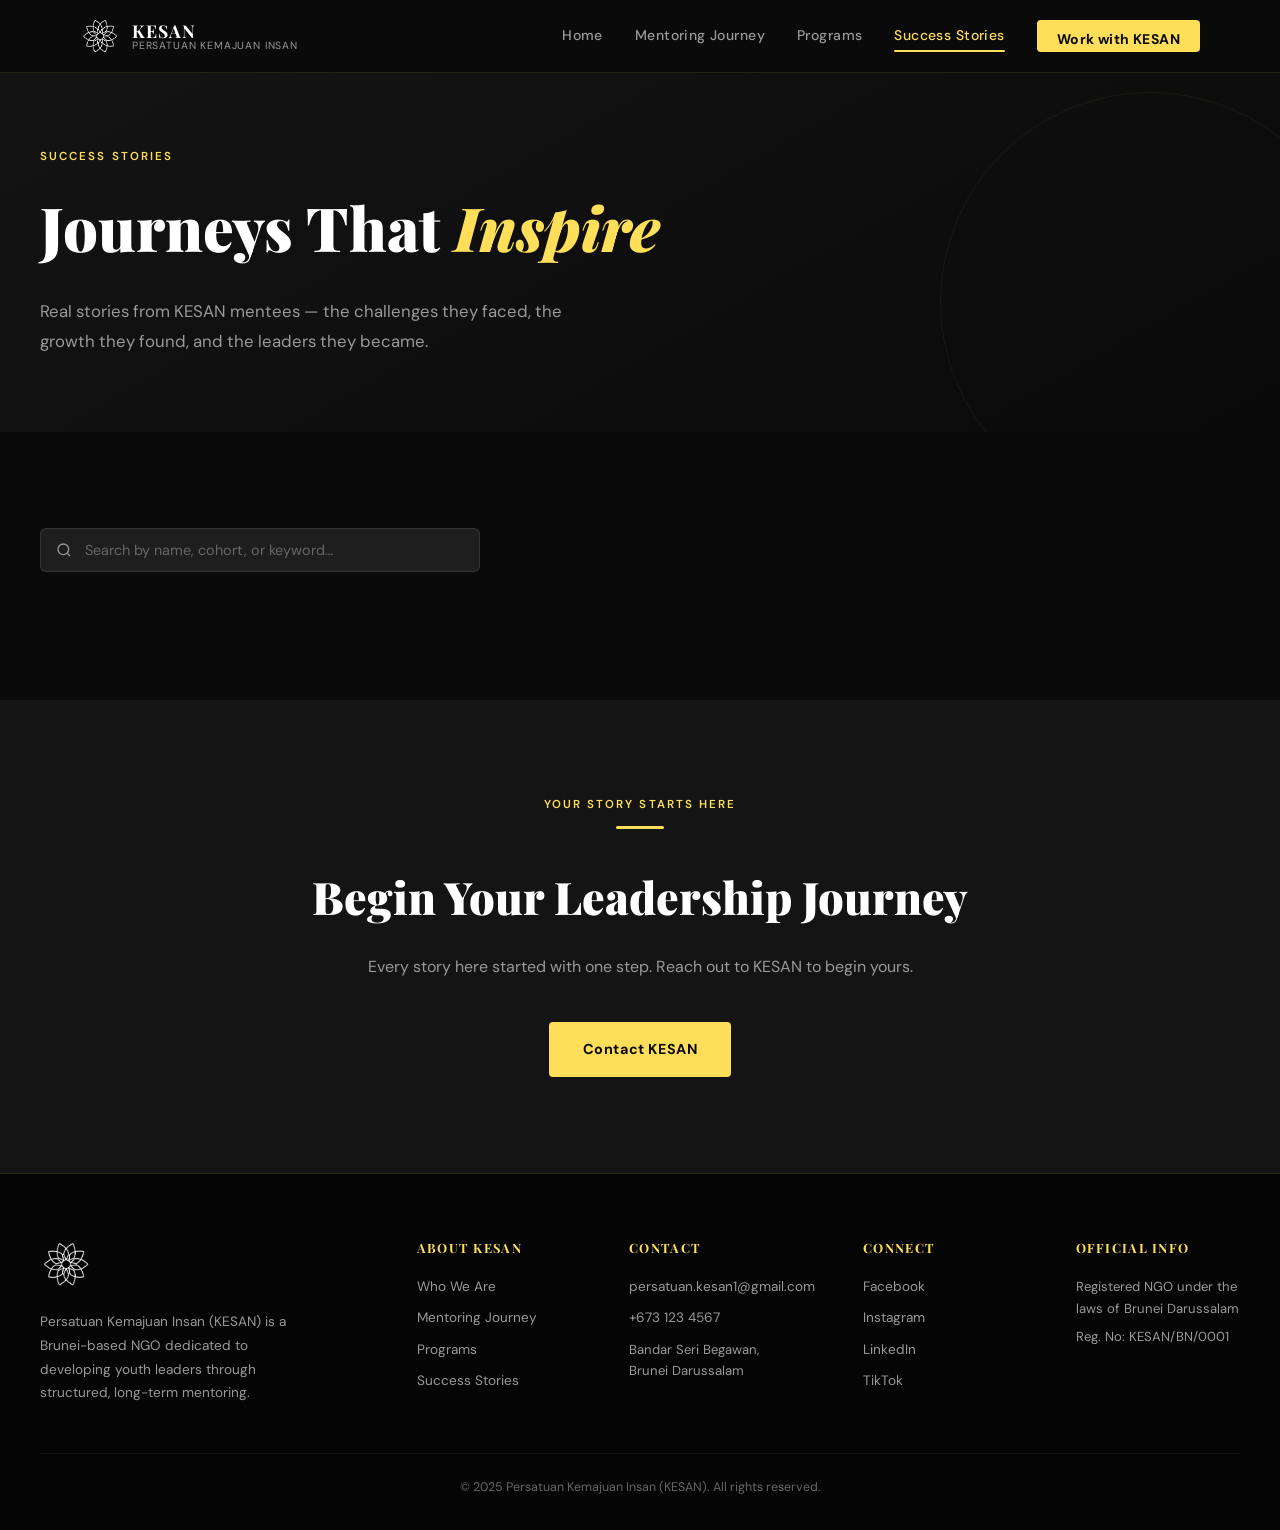
<file: stories.html>
<!DOCTYPE html>
<html lang="en">

<head>
  <meta charset="UTF-8" />
  <meta name="viewport" content="width=device-width, initial-scale=1.0" />
  <title>Success Stories — KESAN</title>
  <link rel="icon" type="image/png" href="assets/kesan_icon.png" />
  <link rel="stylesheet" href="css/style.css" />
  <style>
    /* ── Story card styles ─────────────────────────────────── */
    .stories-section {
      background: var(--black);
    }

    .stories-toolbar {
      display: flex;
      align-items: center;
      justify-content: space-between;
      gap: 1.5rem;
      margin-bottom: 2rem;
      flex-wrap: wrap;
    }

    .stories-search-wrap {
      position: relative;
      flex: 1;
      min-width: 240px;
      max-width: 440px;
    }

    .stories-search-icon {
      position: absolute;
      left: 1rem;
      top: 50%;
      transform: translateY(-50%);
      width: 16px;
      height: 16px;
      color: var(--text-muted);
      pointer-events: none;
    }

    .stories-search {
      width: 100%;
      background: var(--gray-mid);
      border: 1px solid rgba(255, 255, 255, 0.1);
      border-radius: 6px;
      padding: 0.75rem 1rem 0.75rem 2.75rem;
      color: var(--white);
      font-family: 'DM Sans', sans-serif;
      font-size: 0.9rem;
      outline: none;
      transition: border-color 0.2s, box-shadow 0.2s;
    }

    .stories-search::placeholder {
      color: var(--text-dim);
    }

    .stories-search:focus {
      border-color: rgba(255, 222, 89, 0.4);
      box-shadow: 0 0 0 3px rgba(255, 222, 89, 0.06);
    }

    .stories-count {
      font-size: 0.8rem;
      color: var(--text-muted);
      white-space: nowrap;
    }

    .stories-grid {
      display: grid;
      grid-template-columns: repeat(auto-fill, minmax(320px, 1fr));
      gap: 2rem;
      margin-top: 0.5rem;
    }

    /* Card */
    .story-card {
      background: var(--gray-mid);
      border: 1px solid rgba(255, 255, 255, 0.08);
      border-radius: 12px;
      overflow: hidden;
      display: flex;
      flex-direction: column;
      opacity: 0;
      transform: translateY(24px);
      transition: opacity 0.5s ease, transform 0.5s ease,
        border-color 0.3s, box-shadow 0.3s;
    }

    .story-card.story-card--visible {
      opacity: 1;
      transform: translateY(0);
    }

    .story-card:hover {
      border-color: rgba(255, 222, 89, 0.3);
      box-shadow: 0 12px 48px rgba(0, 0, 0, 0.4);
    }

    /* Photo */
    .story-photo {
      width: 100%;
      aspect-ratio: 4 / 3;
      background: rgba(255, 222, 89, 0.04);
      overflow: hidden;
      position: relative;
      flex-shrink: 0;
    }

    .story-photo img {
      width: 100%;
      height: 100%;
      object-fit: cover;
      object-position: center top;
      filter: brightness(0.85);
      transition: transform 0.4s ease;
    }

    .story-card:hover .story-photo img {
      transform: scale(1.03);
    }

    .story-photo-placeholder {
      width: 100%;
      height: 100%;
      display: flex;
      align-items: center;
      justify-content: center;
    }

    .story-photo-placeholder svg {
      width: 64px;
      height: 64px;
      stroke: rgba(255, 222, 89, 0.2);
      fill: none;
    }

    .story-cohort-badge {
      position: absolute;
      top: 0.85rem;
      left: 0.85rem;
      background: rgba(10, 10, 10, 0.82);
      border: 1px solid rgba(255, 222, 89, 0.3);
      padding: 0.3rem 0.8rem;
      border-radius: 100px;
      font-size: 0.7rem;
      color: var(--gold);
      font-weight: 600;
      letter-spacing: 0.06em;
      backdrop-filter: blur(6px);
    }

    /* Body */
    .story-body {
      padding: 1.5rem;
      display: flex;
      flex-direction: column;
      flex: 1;
    }

    .story-name {
      font-family: 'Playfair Display', serif;
      font-size: 1.15rem;
      font-weight: 700;
      color: var(--white);
      margin-bottom: 0.25rem;
      line-height: 1.3;
    }

    .story-role {
      font-size: 0.8rem;
      color: var(--gold);
      font-weight: 600;
      letter-spacing: 0.04em;
      margin-bottom: 1.1rem;
    }

    .story-quote {
      font-family: 'Playfair Display', serif;
      font-size: 0.95rem;
      font-style: italic;
      color: rgba(255, 255, 255, 0.75);
      line-height: 1.7;
      border-left: 3px solid var(--gold);
      padding-left: 1rem;
      margin: 0 0 1.25rem 0;
    }

    .story-achievements {
      list-style: none;
      margin-bottom: 1.25rem;
    }

    .story-achievements li {
      font-size: 0.85rem;
      color: var(--text-muted);
      padding: 0.3rem 0 0.3rem 1.2rem;
      position: relative;
      line-height: 1.5;
    }

    .story-achievements li::before {
      content: '→';
      position: absolute;
      left: 0;
      color: var(--gold);
      font-size: 0.75rem;
    }

    /* Full story text — hidden until "Read More" clicked */
    .story-full {
      display: none;
      font-size: 0.9rem;
      color: var(--text-muted);
      line-height: 1.8;
      margin-top: 1rem;
      padding-top: 1rem;
      border-top: 1px solid rgba(255, 255, 255, 0.06);
    }

    .story-full.open {
      display: block;
    }

    /* Read More button */
    .story-toggle-btn {
      display: inline-flex;
      align-items: center;
      gap: 0.4rem;
      background: none;
      border: 1px solid rgba(255, 222, 89, 0.25);
      color: var(--gold);
      font-family: 'DM Sans', sans-serif;
      font-size: 0.82rem;
      font-weight: 600;
      padding: 0.5rem 1rem;
      border-radius: 4px;
      cursor: pointer;
      margin-top: auto;
      align-self: flex-start;
      transition: background 0.2s, border-color 0.2s;
    }

    .story-toggle-btn:hover {
      background: rgba(255, 222, 89, 0.08);
      border-color: var(--gold);
    }

    .story-toggle-btn svg {
      width: 14px;
      height: 14px;
      stroke: var(--gold);
      fill: none;
      stroke-width: 2;
      transition: transform 0.25s ease;
      flex-shrink: 0;
    }

    .story-toggle-btn.open svg {
      transform: rotate(180deg);
    }

    /* Empty state */
    .stories-empty {
      text-align: center;
      padding: 4rem 2rem;
      color: var(--text-muted);
      font-size: 1rem;
      display: none;
    }

    .stories-empty svg {
      width: 48px;
      height: 48px;
      stroke: rgba(255, 222, 89, 0.2);
      fill: none;
      margin: 0 auto 1rem;
      display: block;
    }

    @media (max-width: 600px) {
      .stories-toolbar {
        flex-direction: column;
        align-items: flex-start;
      }

      .stories-search-wrap {
        max-width: 100%;
        width: 100%;
      }
    }
  </style>
</head>

<body>

  <!-- ═══════════════════════════════
       NAVIGATION
       ════════════════════════════════ -->
  <nav class="nav" id="mainNav">
    <div class="nav-inner">
      <a href="index.html" class="nav-logo">
        <img src="assets/kesan_icon.png" alt="KESAN Logo" />
        <div class="nav-logo-text">
          <strong>KESAN</strong>
          <span>Persatuan Kemajuan Insan</span>
        </div>
      </a>
      <div class="nav-links">
        <a href="index.html">Home</a>
        <a href="journey.html">Mentoring Journey</a>
        <a href="programs.html">Programs</a>
        <a href="stories.html">Success Stories</a>
        <!-- ← UPDATE EMAIL IF IT CHANGES -->
        <a href="mailto:persatuan.kesan1@gmail.com" class="nav-cta">Work with KESAN</a>
      </div>
      <button class="nav-hamburger" onclick="toggleMenu()" aria-label="Toggle menu">
        <span></span><span></span><span></span>
      </button>
    </div>
    <div class="nav-mobile" id="mobileMenu">
      <a href="index.html">Home</a>
      <a href="journey.html">Mentoring Journey</a>
      <a href="programs.html">Programs</a>
      <a href="stories.html">Success Stories</a>
      <a href="mailto:persatuan.kesan1@gmail.com">Work with KESAN</a>
    </div>
  </nav>


  <!-- ═══════════════════════════════
       HERO
       ════════════════════════════════ -->
  <section class="page-hero">
    <div class="page-hero-inner">
      <div class="section-label fade-up">Success Stories</div>
      <!-- ← EDIT HEADLINE HERE -->
      <h1 class="fade-up delay-1">
        Journeys That <em style="font-style:italic;color:var(--gold)">Inspire</em>
      </h1>
      <!-- ← EDIT INTRO TEXT HERE -->
      <p class="fade-up delay-2">
        Real stories from KESAN mentees — the challenges they faced,
        the growth they found, and the leaders they became.
      </p>
    </div>
  </section>


  <!-- ═══════════════════════════════
       STORIES
       Cards built from SUCCESS_STORIES in js/data.js.
       Do NOT add stories here — edit data.js only.
       ════════════════════════════════ -->
  <section class="section stories-section">
    <div class="section-inner">

      <div class="stories-toolbar">
        <div class="stories-search-wrap">
          <svg class="stories-search-icon" viewBox="0 0 24 24" fill="none" stroke="currentColor" stroke-width="2">
            <circle cx="11" cy="11" r="8" />
            <line x1="21" y1="21" x2="16.65" y2="16.65" />
          </svg>
          <input type="text" id="storySearch" class="stories-search" placeholder="Search by name, cohort, or keyword…"
            autocomplete="off" />
        </div>
        <span id="storyCount" class="stories-count"></span>
      </div>

      <!-- Populated by main.js -->
      <div class="stories-grid" id="storiesGrid"></div>

      <div class="stories-empty" id="storiesEmpty">
        <svg viewBox="0 0 24 24">
          <circle cx="11" cy="11" r="8" />
          <line x1="21" y1="21" x2="16.65" y2="16.65" />
        </svg>
        No stories match your search.
      </div>

    </div>
  </section>


  <!-- ═══════════════════════════════
       CTA
       ════════════════════════════════ -->
  <section class="section section-cta" style="background:var(--gray);">
    <div class="section-cta-inner">
      <div class="section-label">Your Story Starts Here</div>
      <div class="gold-line" style="margin:0 auto 2rem;"></div>
      <h2>Begin Your Leadership Journey</h2>
      <p>Every story here started with one step. Reach out to KESAN to begin yours.</p>
      <a href="mailto:persatuan.kesan1@gmail.com" class="btn-primary">Contact KESAN</a>
    </div>
  </section>


  <!-- Footer -->
  <footer class="footer">
    <div class="footer-inner">
      <div class="footer-brand">
        <img src="assets/kesan_icon.png" alt="KESAN" />
        <p>Persatuan Kemajuan Insan (KESAN) is a Brunei-based NGO dedicated to developing youth leaders through
          structured, long-term mentoring.</p>
      </div>
      <div class="footer-col">
        <h4>About KESAN</h4>
        <a href="index.html">Who We Are</a>
        <a href="journey.html">Mentoring Journey</a>
        <a href="programs.html">Programs</a>
        <a href="stories.html">Success Stories</a>
      </div>
      <div class="footer-col">
        <h4>Contact</h4>
        <!-- ← UPDATE PHONE IF NEEDED -->
        <a href="mailto:persatuan.kesan1@gmail.com">persatuan.kesan1@gmail.com</a>
        <a href="tel:+6731234567">+673 123 4567</a>
        <p>Bandar Seri Begawan,<br>Brunei Darussalam</p>
      </div>
      <div class="footer-col">
        <h4>Connect</h4>
        <!-- ← ADD REAL URLS TO EACH href -->
        <a href="https://www.facebook.com/persatuankesan/?locale=ms_MY" target="_blank"
          rel="noopener noreferrer">Facebook</a>
        <a href="https://www.instagram.com/persatuan_kesan/?hl=en" target="_blank"
          rel="noopener noreferrer">Instagram</a>
        <a href="https://www.linkedin.com/company/persatuan-kemajuan-insan-kesan/" target="_blank"
          rel="noopener noreferrer">LinkedIn</a>
        <!-- ← ADD TIKTOK URL INSIDE href -->
        <a href="https://www.tiktok.com/@persatuankesan" target="_blank" rel="noopener noreferrer">TikTok</a>
      </div>
      <div class="footer-col">
        <h4>Official Info</h4>
        <p>Registered NGO under the laws of Brunei Darussalam</p>
        <p>Reg. No: KESAN/BN/0001</p>
      </div>
    </div>
    <div class="footer-bottom">
      <p>&copy; 2025 Persatuan Kemajuan Insan (KESAN). All rights reserved.</p>
    </div>
  </footer>

  <!-- data.js must load before main.js -->
  <script src="js/data.js"></script>
  <script src="js/main.js"></script>

</body>

</html>
</file>
<file: css/style.css>
/* ============================================================
   KESAN Website — Main Stylesheet
   Brand Colors: #0a0a0a (black), #ffffff (white), #ffde59 (gold)
   Fonts: Playfair Display (headings) + DM Sans (body)
   ============================================================ */

/* ── Google Fonts ── */
@import url('https://fonts.googleapis.com/css2?family=Playfair+Display:wght@400;600;700;900&family=DM+Sans:wght@300;400;500;600&display=swap');

/* ── CSS Reset & Base ── */
*,
*::before,
*::after {
  box-sizing: border-box;
  margin: 0;
  padding: 0;
}

/* ── Brand Color Tokens — EDIT THESE TO CHANGE COLORS GLOBALLY ── */
:root {
  --black: #0a0a0a;
  --white: #ffffff;
  --gold: #ffde59;
  /* ← primary accent color */
  --gold-dark: #e6c62e;
  --gray: #141414;
  --gray-mid: #1e1e1e;
  --gray-border: rgba(255, 255, 255, 0.08);
  --text-muted: #999999;
  --text-dim: #666666;

  /* Layout */
  --max-width: 1200px;
  --nav-height: 72px;
  --section-pad: 6rem 2rem;
}

html {
  scroll-behavior: smooth;
  overflow-x: hidden;
  /* prevent horizontal scroll from any overflowing child */
}

body {
  font-family: 'DM Sans', sans-serif;
  background: var(--black);
  color: var(--white);
  overflow-x: hidden;
  font-size: 16px;
  line-height: 1.6;
}

img {
  display: block;
  max-width: 100%;
}

a {
  text-decoration: none;
}


/* ════════════════════════════════════════════
   NAVIGATION
   ════════════════════════════════════════════ */
.nav {
  position: fixed;
  top: 0;
  left: 0;
  right: 0;
  z-index: 999;
  background: rgba(10, 10, 10, 0.92);
  backdrop-filter: blur(16px);
  border-bottom: 1px solid rgba(255, 222, 89, 0.12);
  transition: background 0.3s;
}

.nav.scrolled {
  background: rgba(10, 10, 10, 0.98);
}

.nav-inner {
  max-width: var(--max-width);
  margin: 0 auto;
  padding: 0 2.5rem;
  height: var(--nav-height);
  display: flex;
  align-items: center;
  justify-content: space-between;
}

/* Logo lockup */
.nav-logo {
  display: flex;
  align-items: center;
  gap: 12px;
  color: var(--white);
}

.nav-logo img {
  height: 40px;
  /* ← CHANGE LOGO SIZE HERE */
  width: 40px;
  object-fit: contain;
}

.nav-logo-text {
  display: flex;
  flex-direction: column;
  line-height: 1.1;
}

.nav-logo-text strong {
  font-family: 'Playfair Display', serif;
  font-size: 1.1rem;
  letter-spacing: 0.06em;
}

.nav-logo-text span {
  font-size: 0.65rem;
  color: var(--text-muted);
  letter-spacing: 0.08em;
  text-transform: uppercase;
}

/* Nav links */
.nav-links {
  display: flex;
  align-items: center;
  gap: 2rem;
}

.nav-links a {
  color: var(--text-muted);
  font-size: 0.875rem;
  font-weight: 500;
  letter-spacing: 0.03em;
  transition: color 0.2s;
  position: relative;
  padding-bottom: 2px;
}

.nav-links a:hover {
  color: var(--white);
}

/* Underline indicator for current page — JS adds .nav-active */
.nav-links a.nav-active {
  color: var(--gold);
}

.nav-links a.nav-active::after {
  content: '';
  position: absolute;
  bottom: -4px;
  left: 0;
  right: 0;
  height: 2px;
  background: var(--gold);
  border-radius: 2px;
}

/* CTA button in nav */
.nav-cta {
  background: var(--gold) !important;
  color: var(--black) !important;
  padding: 0.5rem 1.25rem;
  border-radius: 4px;
  font-weight: 700 !important;
  transition: background 0.2s, transform 0.2s !important;
}

.nav-cta:hover {
  background: var(--gold-dark) !important;
  transform: translateY(-1px) !important;
  color: var(--black) !important;
}

.nav-cta.nav-active::after {
  display: none;
}

/* Hamburger (mobile) */
.nav-hamburger {
  display: none;
  background: none;
  border: none;
  cursor: pointer;
  flex-direction: column;
  gap: 5px;
  padding: 4px;
}

.nav-hamburger span {
  display: block;
  width: 24px;
  height: 2px;
  background: var(--white);
  transition: all 0.3s;
}

/* Mobile dropdown */
.nav-mobile {
  display: none;
  flex-direction: column;
  padding: 1rem 2.5rem 1.5rem;
  border-top: 1px solid var(--gray-border);
  background: rgba(10, 10, 10, 0.98);
}

.nav-mobile a {
  padding: 0.75rem 0;
  color: var(--white);
  border-bottom: 1px solid rgba(255, 255, 255, 0.05);
  font-size: 1rem;
}

.nav-mobile a.nav-active {
  color: var(--gold);
}

.nav-mobile.open {
  display: flex;
}


/* ════════════════════════════════════════════
   FOOTER
   ════════════════════════════════════════════ */
.footer {
  background: #050505;
  border-top: 1px solid rgba(255, 222, 89, 0.15);
  padding: 4rem 2.5rem 2rem;
}

.footer-inner {
  max-width: var(--max-width);
  margin: 0 auto;
  display: grid;
  /* ← ADJUST FOOTER COLUMN WIDTHS HERE */
  grid-template-columns: 2fr 1fr 1fr 1fr 1fr;
  gap: 3rem;
  margin-bottom: 3rem;
}

.footer-brand img {
  height: 52px;
  margin-bottom: 1.25rem;
  object-fit: contain;
}

.footer-brand p {
  color: var(--text-muted);
  font-size: 0.85rem;
  line-height: 1.75;
  max-width: 280px;
}

.footer-col h4 {
  font-family: 'Playfair Display', serif;
  color: var(--gold);
  font-size: 0.8rem;
  margin-bottom: 1.1rem;
  letter-spacing: 0.1em;
  text-transform: uppercase;
}

.footer-col a {
  display: block;
  color: var(--text-muted);
  font-size: 0.85rem;
  margin-bottom: 0.6rem;
  transition: color 0.2s;
}

.footer-col a:hover {
  color: var(--white);
}

.footer-col p {
  color: var(--text-muted);
  font-size: 0.82rem;
  line-height: 1.65;
  margin-bottom: 0.4rem;
}

.footer-bottom {
  max-width: var(--max-width);
  margin: 0 auto;
  border-top: 1px solid rgba(255, 255, 255, 0.06);
  padding-top: 1.5rem;
  text-align: center;
  color: var(--text-dim);
  font-size: 0.78rem;
}


/* ════════════════════════════════════════════
   SHARED UTILITIES
   ════════════════════════════════════════════ */

/* Section wrapper */
.section {
  padding: var(--section-pad);
}

/* Centered content container */
.section-inner {
  max-width: var(--max-width);
  margin: 0 auto;
}

/* Small uppercase label above headings */
.section-label {
  font-size: 0.72rem;
  letter-spacing: 0.18em;
  text-transform: uppercase;
  color: var(--gold);
  font-weight: 600;
  margin-bottom: 0.75rem;
}

/* Main section heading */
.section-title {
  font-family: 'Playfair Display', serif;
  font-size: clamp(1.8rem, 4vw, 2.8rem);
  font-weight: 700;
  line-height: 1.15;
}

/* Buttons */
.btn-primary {
  display: inline-block;
  background: var(--gold);
  color: var(--black);
  padding: 0.875rem 2rem;
  border-radius: 4px;
  font-weight: 700;
  font-size: 0.9rem;
  letter-spacing: 0.04em;
  border: 2px solid var(--gold);
  transition: background 0.25s, border-color 0.25s, transform 0.25s;
  cursor: pointer;
}

.btn-primary:hover {
  background: var(--gold-dark);
  border-color: var(--gold-dark);
  transform: translateY(-2px);
}

.btn-secondary {
  display: inline-block;
  background: transparent;
  color: var(--white);
  padding: 0.875rem 2rem;
  border-radius: 4px;
  font-weight: 600;
  font-size: 0.9rem;
  letter-spacing: 0.04em;
  border: 2px solid rgba(255, 255, 255, 0.25);
  transition: border-color 0.25s, color 0.25s, transform 0.25s;
  cursor: pointer;
}

.btn-secondary:hover {
  border-color: var(--gold);
  color: var(--gold);
  transform: translateY(-2px);
}

/* Gold divider line */
.gold-line {
  width: 48px;
  height: 3px;
  background: var(--gold);
  border-radius: 2px;
  margin-bottom: 2rem;
}

/* Scroll-reveal — base state (JS applies .visible) */
.scroll-reveal {
  opacity: 0;
  transform: translateY(28px);
  transition: opacity 0.7s ease, transform 0.7s ease;
}

.scroll-reveal.visible {
  opacity: 1;
  transform: translateY(0);
}

/* Stagger delays for sibling reveals */
.scroll-reveal:nth-child(2) {
  transition-delay: 0.1s;
}

.scroll-reveal:nth-child(3) {
  transition-delay: 0.2s;
}

.scroll-reveal:nth-child(4) {
  transition-delay: 0.3s;
}

/* Fade-up entry animations for hero content */
@keyframes fadeUp {
  from {
    opacity: 0;
    transform: translateY(24px);
  }

  to {
    opacity: 1;
    transform: translateY(0);
  }
}

.fade-up {
  animation: fadeUp 0.7s ease both;
}

.fade-up.delay-1 {
  animation-delay: 0.1s;
}

.fade-up.delay-2 {
  animation-delay: 0.25s;
}

.fade-up.delay-3 {
  animation-delay: 0.4s;
}


/* ════════════════════════════════════════════
   PAGE HERO (Journey & Programs pages)
   ════════════════════════════════════════════ */
.page-hero {
  min-height: 48vh;
  padding-top: var(--nav-height);
  display: flex;
  align-items: center;
  background: linear-gradient(150deg, var(--gray) 0%, var(--black) 100%);
  padding-left: 2.5rem;
  padding-right: 2.5rem;
  position: relative;
  overflow: hidden;
}

/* Decorative circle */
.page-hero::after {
  content: '';
  position: absolute;
  right: -80px;
  bottom: -80px;
  width: 420px;
  height: 420px;
  border: 1px solid rgba(255, 222, 89, 0.06);
  border-radius: 50%;
  pointer-events: none;
}

.page-hero-inner {
  max-width: var(--max-width);
  margin: 0 auto;
  width: 100%;
  padding: 4rem 0;
}

.page-hero h1 {
  font-family: 'Playfair Display', serif;
  font-size: clamp(2.2rem, 5vw, 3.8rem);
  font-weight: 900;
  margin-bottom: 1.25rem;
  max-width: 680px;
}

.page-hero p {
  color: var(--text-muted);
  font-size: 1.05rem;
  line-height: 1.8;
  max-width: 580px;
}

/* Collaborate / CTA block shared across pages */
.section-cta {
  text-align: center;
  padding: var(--section-pad);
}

.section-cta-inner {
  max-width: 660px;
  margin: 0 auto;
}

.section-cta h2 {
  font-family: 'Playfair Display', serif;
  font-size: clamp(1.8rem, 4vw, 2.8rem);
  font-weight: 900;
  margin-bottom: 1.25rem;
}

.section-cta p {
  color: var(--text-muted);
  font-size: 1rem;
  line-height: 1.8;
  margin-bottom: 2.5rem;
}


/* ════════════════════════════════════════════
   HOME PAGE — HERO
   ════════════════════════════════════════════ */
.home-hero {
  min-height: 100vh;
  padding-top: var(--nav-height);
  display: grid;
  grid-template-columns: 1fr 1fr;
  align-items: center;
  /* Generous padding on left for content breathing room */
  padding-left: clamp(2.5rem, 6vw, 6rem);
  padding-right: 0;
  position: relative;
  overflow: hidden;
}

/* Subtle radial glow */
.home-hero::before {
  content: '';
  position: absolute;
  inset: 0;
  background: radial-gradient(ellipse at 25% 55%, rgba(255, 222, 89, 0.05) 0%, transparent 65%);
  pointer-events: none;
}

.hero-content {
  max-width: 560px;
  padding-right: 3rem;
}

/* Pill badge above headline */
.hero-eyebrow {
  display: inline-flex;
  align-items: center;
  gap: 0.6rem;
  background: rgba(255, 222, 89, 0.08);
  border: 1px solid rgba(255, 222, 89, 0.25);
  padding: 0.35rem 1rem;
  border-radius: 100px;
  font-size: 0.72rem;
  letter-spacing: 0.12em;
  text-transform: uppercase;
  color: var(--gold);
  margin-bottom: 1.75rem;
}

.hero-eyebrow-dot {
  width: 5px;
  height: 5px;
  background: var(--gold);
  border-radius: 50%;
  flex-shrink: 0;
}

.hero-content h1 {
  font-family: 'Playfair Display', serif;
  font-size: clamp(2rem, 4.5vw, 3.4rem);
  font-weight: 900;
  line-height: 1.1;
  margin-bottom: 1.5rem;
}

.hero-content h1 em {
  font-style: italic;
  color: var(--gold);
}

.hero-content p {
  font-size: 1rem;
  line-height: 1.8;
  color: var(--text-muted);
  margin-bottom: 2.5rem;
  max-width: 460px;
}

.hero-buttons {
  display: flex;
  gap: 1rem;
  flex-wrap: wrap;
}

/* Right side — image panel */
.hero-image-panel {
  height: 100vh;
  position: relative;
  overflow: hidden;
}

.hero-image-panel img {
  width: 100%;
  height: 100%;
  object-fit: cover;
  filter: brightness(0.75);
}

/* Gradient fade from image to black on the left edge */
.hero-image-panel::before {
  content: '';
  position: absolute;
  inset: 0;
  background: linear-gradient(to right, var(--black) 0%, transparent 40%);
  z-index: 1;
}

/* Overlay badge on the image */
.hero-image-badge {
  position: absolute;
  bottom: 2rem;
  left: 2rem;
  z-index: 2;
  background: rgba(0, 0, 0, 0.7);
  border: 1px solid rgba(255, 222, 89, 0.35);
  padding: 0.75rem 1.25rem;
  border-radius: 6px;
  backdrop-filter: blur(8px);
}

.hero-image-badge span {
  display: block;
  font-size: 0.7rem;
  letter-spacing: 0.12em;
  text-transform: uppercase;
  color: var(--gold);
  font-weight: 600;
}

.hero-image-badge p {
  font-size: 0.85rem;
  color: rgba(255, 255, 255, 0.8);
  margin-top: 0.2rem;
}


/* ════════════════════════════════════════════
   HOME PAGE — WHAT WE DO
   ════════════════════════════════════════════ */
.what-we-do {
  background: var(--gray);
}

.what-grid {
  display: grid;
  grid-template-columns: 1fr 1fr;
  gap: 5rem;
  align-items: center;
}

.what-img {
  border-radius: 8px;
  overflow: hidden;
  height: 440px;
  position: relative;
}

.what-img img {
  width: 100%;
  height: 100%;
  object-fit: cover;
  filter: brightness(0.75);
  transition: transform 0.6s ease;
}

.what-img:hover img {
  transform: scale(1.03);
}

.what-img-caption {
  position: absolute;
  bottom: 1.25rem;
  left: 1.25rem;
  background: var(--gold);
  color: var(--black);
  padding: 0.35rem 0.9rem;
  border-radius: 3px;
  font-size: 0.72rem;
  font-weight: 700;
  letter-spacing: 0.08em;
  text-transform: uppercase;
}

.what-text .section-title {
  margin-bottom: 1.25rem;
}

.what-text p {
  color: var(--text-muted);
  line-height: 1.85;
  font-size: 1rem;
  margin-bottom: 1.5rem;
}

.pillar-list {
  display: flex;
  flex-wrap: wrap;
  gap: 0.6rem;
  margin-top: 1.75rem;
}

.pillar {
  background: rgba(255, 222, 89, 0.07);
  border: 1px solid rgba(255, 222, 89, 0.2);
  padding: 0.45rem 1rem;
  border-radius: 3px;
  font-size: 0.82rem;
  color: var(--gold);
  font-weight: 500;
  letter-spacing: 0.03em;
}


/* ════════════════════════════════════════════
   HOME PAGE — LEADERSHIP PATHWAY
   ════════════════════════════════════════════ */
.pathway {
  background: var(--black);
}

.pathway-stages {
  display: grid;
  grid-template-columns: repeat(3, 1fr);
  gap: 2rem;
  margin-top: 4rem;
  position: relative;
}

/* Horizontal connector line between circles */
.pathway-stages::before {
  content: '';
  position: absolute;
  top: 40px;
  left: 16.67%;
  right: 16.67%;
  height: 1px;
  background: linear-gradient(to right, rgba(255, 222, 89, 0.4), rgba(255, 222, 89, 0.1));
  z-index: 0;
}

.pathway-stage {
  text-align: center;
  padding: 0 1.5rem;
  position: relative;
  z-index: 1;
}

.stage-circle {
  width: 80px;
  height: 80px;
  border-radius: 50%;
  margin: 0 auto 1.5rem;
  display: flex;
  align-items: center;
  justify-content: center;
  font-family: 'Playfair Display', serif;
  font-size: 1.4rem;
  font-weight: 700;
}

/* ← STAGE CIRCLE COLORS — adjust opacity for visual progression */
.stage-1 .stage-circle {
  background: rgba(255, 222, 89, 0.1);
  border: 2px solid rgba(255, 222, 89, 0.35);
  color: var(--gold);
}

.stage-2 .stage-circle {
  background: rgba(255, 222, 89, 0.2);
  border: 2px solid rgba(255, 222, 89, 0.55);
  color: var(--gold);
}

.stage-3 .stage-circle {
  background: var(--gold);
  border: 2px solid var(--gold);
  color: var(--black);
}

.stage-tag {
  font-size: 0.68rem;
  letter-spacing: 0.14em;
  text-transform: uppercase;
  color: var(--gold);
  margin-bottom: 0.4rem;
  font-weight: 600;
}

.stage-title {
  font-family: 'Playfair Display', serif;
  font-size: 1.2rem;
  font-weight: 700;
  margin-bottom: 0.75rem;
}

.stage-desc {
  color: var(--text-muted);
  font-size: 0.88rem;
  line-height: 1.7;
  margin-bottom: 1.25rem;
}

.stage-focus {
  list-style: none;
  text-align: left;
  display: inline-block;
}

.stage-focus li {
  font-size: 0.83rem;
  color: var(--text-muted);
  padding: 0.25rem 0;
  padding-left: 1.1rem;
  position: relative;
}

.stage-focus li::before {
  content: '–';
  position: absolute;
  left: 0;
  color: var(--gold);
}


/* ════════════════════════════════════════════
   HOME PAGE — IMPACT STATS
   ════════════════════════════════════════════ */
.impact {
  background: var(--gray);
}

.stats-grid {
  display: grid;
  grid-template-columns: repeat(4, 1fr);
  gap: 2px;
  margin-top: 3rem;
}

.stat-card {
  background: var(--gray-mid);
  padding: 3rem 2rem;
  text-align: center;
  position: relative;
  overflow: hidden;
}

/* Animated gold underline on hover */
.stat-card::after {
  content: '';
  position: absolute;
  bottom: 0;
  left: 0;
  right: 0;
  height: 3px;
  background: var(--gold);
  transform: scaleX(0);
  transition: transform 0.4s ease;
}

.stat-card:hover::after {
  transform: scaleX(1);
}

.stat-number {
  font-family: 'Playfair Display', serif;
  font-size: 3.2rem;
  font-weight: 900;
  color: var(--gold);
  line-height: 1;
  margin-bottom: 0.75rem;
  /* Use tabular-nums so digits don't shift width during glitch animation */
  font-variant-numeric: tabular-nums;
  min-width: 4ch;
  display: block;
}

.stat-label {
  font-size: 0.82rem;
  color: var(--text-muted);
  letter-spacing: 0.05em;
  text-transform: uppercase;
  font-weight: 500;
}


/* ════════════════════════════════════════════
   HOME PAGE — LEADERSHIP STORIES
   ════════════════════════════════════════════ */
.testimonials {
  background: var(--black);
  position: relative;
  overflow: hidden;
}

/* Full-bleed B&W background image */
.testimonials::before {
  content: '';
  position: absolute;
  inset: 0;
  background: url("../assets/Kesan_participation_3.heic") center / cover no-repeat;
  filter: grayscale(100%) brightness(0.1);
}

.testimonials .section-inner {
  position: relative;
  z-index: 1;
}

/* Single testimony — portrait + 3 phases side by side */
.testimony-layout {
  display: grid;
  /* Portrait on left, 3 phase cards on right */
  grid-template-columns: 280px 1fr;
  gap: 3rem;
  align-items: center;
  margin-top: 3rem;
  padding: 2.5rem;
  background: rgba(255, 255, 255, 0.03);
  border: 1px solid var(--gray-border);
  border-radius: 10px;
  backdrop-filter: blur(8px);
}

/* Portrait of the person */
.testimony-portrait {
  text-align: center;
}

.testimony-portrait-img {
  width: 160px;
  height: 160px;
  border-radius: 50%;
  object-fit: cover;
  border: 3px solid var(--gold);
  margin: 0 auto 1.25rem;
  /* Placeholder gradient when no real photo available */
  background: linear-gradient(135deg, var(--gray-mid) 0%, var(--gray) 100%);
}

/* Initials fallback if no photo — shown via CSS */
.testimony-initials {
  width: 160px;
  height: 160px;
  border-radius: 50%;
  border: 3px solid var(--gold);
  margin: 0 auto 1.25rem;
  display: flex;
  align-items: center;
  justify-content: center;
  background: rgba(255, 222, 89, 0.08);
  font-family: 'Playfair Display', serif;
  font-size: 2.5rem;
  font-weight: 700;
  color: var(--gold);
}

.testimony-name {
  font-family: 'Playfair Display', serif;
  font-size: 1.1rem;
  font-weight: 700;
  margin-bottom: 0.25rem;
}

.testimony-role {
  font-size: 0.8rem;
  color: var(--text-muted);
  letter-spacing: 0.04em;
}

/* Three phase cards */
.testimony-phases {
  display: grid;
  grid-template-columns: repeat(3, 1fr);
  gap: 1.25rem;
}

.phase-card {
  background: rgba(255, 255, 255, 0.04);
  border: 1px solid var(--gray-border);
  border-radius: 6px;
  padding: 1.5rem;
  transition: border-color 0.3s;
}

.phase-card:hover {
  border-color: rgba(255, 222, 89, 0.25);
}

.phase-label {
  font-size: 0.68rem;
  letter-spacing: 0.14em;
  text-transform: uppercase;
  color: var(--gold);
  font-weight: 600;
  margin-bottom: 0.75rem;
  display: flex;
  align-items: center;
  gap: 0.5rem;
}

/* Small SVG icon next to phase label */
.phase-icon {
  width: 14px;
  height: 14px;
  fill: none;
  stroke: var(--gold);
  stroke-width: 2;
  flex-shrink: 0;
}

.phase-quote {
  font-family: 'Playfair Display', serif;
  font-size: 0.95rem;
  line-height: 1.65;
  color: rgba(255, 255, 255, 0.82);
  font-style: italic;
}


/* ════════════════════════════════════════════
   HOME PAGE — INSTITUTIONS
   ════════════════════════════════════════════ */
.institutions {
  background: var(--gray);
}

/* Auto-scrolling ticker strip */
.inst-scroll-wrapper {
  overflow: hidden;
  margin-top: 3rem;
  /* Fade edges */
  -webkit-mask-image: linear-gradient(to right, transparent 0%, black 12%, black 88%, transparent 100%);
  mask-image: linear-gradient(to right, transparent 0%, black 12%, black 88%, transparent 100%);
}

.inst-track {
  display: flex;
  width: max-content;
  animation: scrollTrack 28s linear infinite;
}

.inst-track:hover {
  animation-play-state: paused;
}

@keyframes scrollTrack {
  from {
    transform: translateX(0);
  }

  to {
    transform: translateX(-50%);
  }
}

.inst-item {
  flex-shrink: 0;
  width: 180px;
  height: 90px;
  display: flex;
  flex-direction: column;
  align-items: center;
  justify-content: center;
  gap: 0.5rem;
  border: 1px solid rgba(255, 255, 255, 0.08);
  margin: 0 0.75rem;
  border-radius: 6px;
  padding: 1rem;
  transition: border-color 0.3s, filter 0.3s;
  filter: grayscale(100%) brightness(0.6);
}

.inst-item:hover {
  border-color: rgba(255, 222, 89, 0.3);
  filter: grayscale(0%) brightness(1);
}

/* Institution logos — black & white by default, color on hover */
.inst-item img {
  height: 36px;
  object-fit: contain;
  filter: brightness(1);
  /* makes dark logos white */
}

.inst-item span {
  font-size: 0.72rem;
  color: var(--text-muted);
  text-align: center;
  letter-spacing: 0.04em;
}


/* ════════════════════════════════════════════
   HOME PAGE — COLLABORATE CTA
   ════════════════════════════════════════════ */
.collaborate {
  background: var(--black);
}


/* ════════════════════════════════════════════
   JOURNEY PAGE — PATHWAY DIAGRAM
   ════════════════════════════════════════════ */
.pathway-diagram {
  display: flex;
  align-items: center;
  justify-content: center;
  flex-wrap: wrap;
  gap: 0;
  margin: 3rem 0 1rem;
}

.pd-node {
  background: var(--gray-mid);
  /* All nodes equally styled — none is pre-highlighted */
  border: 1px solid rgba(255, 255, 255, 0.1);
  border-radius: 8px;
  padding: 1.75rem 2rem;
  text-align: center;
  min-width: 200px;
  transition: border-color 0.3s, transform 0.3s, background 0.3s;
  cursor: default;
}

.pd-node:hover {
  border-color: var(--gold);
  transform: translateY(-4px);
  background: rgba(255, 222, 89, 0.06);
}

/* SVG icon inside node */
.pd-node-icon {
  width: 40px;
  height: 40px;
  margin: 0 auto 0.75rem;
}

.pd-node-icon svg {
  width: 100%;
  height: 100%;
  stroke: var(--gold);
  fill: none;
  stroke-width: 1.5;
}

.pd-node-num {
  font-size: 0.68rem;
  color: var(--gold);
  letter-spacing: 0.12em;
  text-transform: uppercase;
  margin-bottom: 0.3rem;
  font-weight: 600;
}

.pd-node-title {
  font-family: 'Playfair Display', serif;
  font-size: 1rem;
  font-weight: 700;
}

/* Arrow between nodes */
.pd-arrow {
  padding: 0 1.25rem;
  color: var(--gold);
  opacity: 0.5;
  flex-shrink: 0;
}

.pd-arrow svg {
  width: 20px;
  height: 20px;
  stroke: var(--gold);
  fill: none;
  stroke-width: 2;
}


/* ════════════════════════════════════════════
   JOURNEY PAGE — STAGE DEEP-DIVE BLOCKS
   ════════════════════════════════════════════ */
.stages {
  background: var(--gray);
}

.stage-block {
  display: grid;
  grid-template-columns: 180px 1fr;
  gap: 4rem;
  align-items: start;
  padding: 4rem 0;
  border-bottom: 1px solid rgba(255, 255, 255, 0.05);
}

.stage-block:last-child {
  border-bottom: none;
}

.stage-block-num {
  text-align: center;
}

.stage-num-circle {
  width: 100px;
  height: 100px;
  border-radius: 50%;
  margin: 0 auto 0.75rem;
  display: flex;
  align-items: center;
  justify-content: center;
  font-family: 'Playfair Display', serif;
  font-size: 2rem;
  font-weight: 900;
}

.sn-1 {
  background: rgba(255, 222, 89, 0.08);
  border: 2px solid rgba(255, 222, 89, 0.3);
  color: var(--gold);
}

.sn-2 {
  background: rgba(255, 222, 89, 0.16);
  border: 2px solid rgba(255, 222, 89, 0.5);
  color: var(--gold);
}

.sn-3 {
  background: var(--gold);
  border: 2px solid var(--gold);
  color: var(--black);
}

.stage-block-label {
  font-size: 0.7rem;
  color: var(--text-muted);
  letter-spacing: 0.1em;
  text-transform: uppercase;
}

.stage-block-content h3 {
  font-family: 'Playfair Display', serif;
  font-size: 1.8rem;
  font-weight: 700;
  margin-bottom: 0.4rem;
}

.stage-block-content .stage-sub {
  color: var(--gold);
  font-size: 0.85rem;
  margin-bottom: 1.5rem;
  font-weight: 500;
  letter-spacing: 0.03em;
}

.stage-block-content p {
  color: var(--text-muted);
  line-height: 1.85;
  margin-bottom: 2rem;
}

.focus-grid {
  display: grid;
  grid-template-columns: repeat(2, 1fr);
  gap: 1rem;
}

.focus-item {
  background: rgba(255, 255, 255, 0.03);
  border: 1px solid rgba(255, 255, 255, 0.07);
  border-left: 3px solid var(--gold);
  padding: 1rem 1.25rem;
  border-radius: 3px;
}

.focus-item h4 {
  font-size: 0.9rem;
  font-weight: 600;
  margin-bottom: 0.3rem;
}

.focus-item p {
  font-size: 0.8rem;
  color: var(--text-muted);
  line-height: 1.6;
  margin: 0;
}


/* ════════════════════════════════════════════
   JOURNEY PAGE — LEADERSHIP IN PRACTICE
   ════════════════════════════════════════════ */
.practice {
  background: var(--black);
}

.practice-grid {
  display: grid;
  grid-template-columns: repeat(3, 1fr);
  gap: 2rem;
  margin-top: 3rem;
}

.practice-card {
  padding: 2.5rem 2rem;
  border: 1px solid var(--gray-border);
  border-radius: 8px;
  position: relative;
  overflow: hidden;
  transition: border-color 0.3s, transform 0.3s;
}

/* Gold top accent bar */
.practice-card::before {
  content: '';
  position: absolute;
  top: 0;
  left: 0;
  right: 0;
  height: 3px;
  background: var(--gold);
}

.practice-card:hover {
  border-color: rgba(255, 222, 89, 0.25);
  transform: translateY(-4px);
}

.practice-icon {
  width: 44px;
  height: 44px;
  margin-bottom: 1.5rem;
}

.practice-icon svg {
  width: 100%;
  height: 100%;
  stroke: var(--gold);
  fill: none;
  stroke-width: 1.5;
}

.practice-card h3 {
  font-family: 'Playfair Display', serif;
  font-size: 1.15rem;
  margin-bottom: 0.75rem;
}

.practice-card p {
  color: var(--text-muted);
  font-size: 0.9rem;
  line-height: 1.75;
}


/* ════════════════════════════════════════════
   PROGRAMS PAGE — CARDS
   ════════════════════════════════════════════ */
.programs-section {
  background: var(--black);
}

/* Filter tabs */
.filter-bar {
  display: flex;
  gap: 0.6rem;
  flex-wrap: wrap;
  margin-bottom: 3rem;
}

.filter-btn {
  padding: 0.45rem 1.15rem;
  border-radius: 100px;
  border: 1px solid rgba(255, 255, 255, 0.12);
  background: transparent;
  color: var(--text-muted);
  font-size: 0.82rem;
  font-family: 'DM Sans', sans-serif;
  cursor: pointer;
  transition: all 0.2s;
}

.filter-btn:hover {
  border-color: var(--gold);
  color: var(--gold);
}

.filter-btn.active {
  background: var(--gold);
  color: var(--black);
  border-color: var(--gold);
  font-weight: 700;
}

/* Program cards grid */
.programs-grid {
  display: grid;
  grid-template-columns: repeat(2, 1fr);
  gap: 2rem;
}

.program-card {
  background: var(--gray);
  border: 1px solid var(--gray-border);
  border-radius: 10px;
  overflow: hidden;
  display: flex;
  flex-direction: column;
  transition: border-color 0.3s, transform 0.3s, box-shadow 0.3s;
}

.program-card:hover {
  border-color: rgba(255, 222, 89, 0.25);
  transform: translateY(-4px);
  box-shadow: 0 20px 60px rgba(0, 0, 0, 0.4);
}

/* Photo gallery strip at top of card */
.program-photos {
  position: relative;
  height: 200px;
  /* ← CHANGE PROGRAM PHOTO HEIGHT HERE */
  overflow: hidden;
  background: var(--gray-mid);
  cursor: pointer;
}

.program-photos img {
  width: 100%;
  height: 100%;
  object-fit: cover;
  filter: brightness(0.8);
  transition: transform 0.5s ease;
}

.program-card:hover .program-photos img {
  transform: scale(1.04);
}

/* "Photos" badge overlay on the image */
.program-photos-badge {
  position: absolute;
  bottom: 0.75rem;
  right: 0.75rem;
  background: rgba(0, 0, 0, 0.7);
  border: 1px solid rgba(255, 255, 255, 0.15);
  padding: 0.3rem 0.75rem;
  border-radius: 3px;
  font-size: 0.72rem;
  color: rgba(255, 255, 255, 0.7);
  letter-spacing: 0.05em;
  backdrop-filter: blur(4px);
}

/* Program category tag on image */
.program-cat-tag {
  position: absolute;
  top: 0.75rem;
  left: 0.75rem;
  padding: 0.3rem 0.8rem;
  border-radius: 3px;
  font-size: 0.68rem;
  font-weight: 700;
  letter-spacing: 0.08em;
  text-transform: uppercase;
}

.tag-personal {
  background: rgba(255, 222, 89, 0.85);
  color: var(--black);
}

.tag-team {
  background: rgba(255, 255, 255, 0.85);
  color: var(--black);
}

.tag-community {
  background: rgba(10, 10, 10, 0.85);
  color: var(--gold);
  border: 1px solid var(--gold);
}

.program-header {
  padding: 1.5rem 1.75rem 1rem;
  border-bottom: 1px solid rgba(255, 255, 255, 0.05);
}

.program-number {
  display: block;
  font-size: 0.7rem;
  color: var(--gold);
  font-weight: 600;
  letter-spacing: 0.1em;
  margin-bottom: 0.5rem;
}

.program-header h3 {
  font-family: 'Playfair Display', serif;
  font-size: 1.3rem;
  font-weight: 700;
  line-height: 1.3;
  margin-bottom: 0.5rem;
}

.program-header p {
  color: var(--text-muted);
  font-size: 0.88rem;
  line-height: 1.65;
}

.program-meta {
  display: flex;
  gap: 0;
  padding: 1rem 1.75rem;
  border-bottom: 1px solid rgba(255, 255, 255, 0.05);
}

.meta-stat {
  flex: 1;
  text-align: center;
  padding: 0.25rem 0;
}

.meta-stat strong {
  display: block;
  font-family: 'Playfair Display', serif;
  font-size: 1.4rem;
  color: var(--gold);
  line-height: 1.1;
}

.meta-stat span {
  font-size: 0.72rem;
  color: var(--text-muted);
  text-transform: uppercase;
  letter-spacing: 0.05em;
}

.meta-divider {
  width: 1px;
  background: rgba(255, 255, 255, 0.07);
  margin: 0.25rem 0;
}

.program-body {
  padding: 1.5rem 1.75rem;
  flex: 1;
}

.program-body h4 {
  font-size: 0.7rem;
  letter-spacing: 0.12em;
  text-transform: uppercase;
  color: var(--gold);
  margin-bottom: 0.75rem;
}

.program-body p {
  color: var(--text-muted);
  font-size: 0.88rem;
  line-height: 1.75;
  margin-bottom: 1rem;
}

.program-highlights {
  list-style: none;
}

.program-highlights li {
  font-size: 0.83rem;
  color: var(--text-muted);
  padding: 0.3rem 0;
  padding-left: 1.25rem;
  position: relative;
}

.program-highlights li::before {
  content: '→';
  position: absolute;
  left: 0;
  color: var(--gold);
  font-size: 0.75rem;
}

.program-footer {
  padding: 1rem 1.75rem;
  display: flex;
  align-items: center;
  gap: 1rem;
  border-top: 1px solid rgba(255, 255, 255, 0.05);
}

/* Press release link button */
.press-btn {
  display: inline-flex;
  align-items: center;
  gap: 0.5rem;
  font-size: 0.83rem;
  color: var(--gold);
  font-weight: 600;
  background: rgba(255, 222, 89, 0.07);
  border: 1px solid rgba(255, 222, 89, 0.2);
  padding: 0.5rem 1rem;
  border-radius: 4px;
  transition: background 0.2s;
}

.press-btn:hover {
  background: rgba(255, 222, 89, 0.15);
}

/* Document icon inside press btn */
.press-btn svg {
  width: 14px;
  height: 14px;
  stroke: var(--gold);
  fill: none;
  stroke-width: 2;
  flex-shrink: 0;
}

.year-badge {
  margin-left: auto;
  font-size: 0.72rem;
  color: var(--text-muted);
  background: rgba(255, 255, 255, 0.04);
  padding: 0.3rem 0.75rem;
  border-radius: 100px;
}

/* Programs CTA */
.programs-cta {
  background: var(--gray);
}


/* ════════════════════════════════════════════
   RESPONSIVE — TABLET & MOBILE
   ════════════════════════════════════════════ */
@media (max-width: 1024px) {
  .home-hero {
    grid-template-columns: 1fr;
    min-height: auto;
    padding: calc(var(--nav-height) + 4rem) 2.5rem 4rem;
  }

  .hero-image-panel {
    display: none;
  }

  .hero-content {
    max-width: 100%;
    padding-right: 0;
    text-align: center;
  }

  .hero-buttons {
    justify-content: center;
  }

  .hero-eyebrow {
    margin-left: auto;
    margin-right: auto;
  }

  .what-grid {
    grid-template-columns: 1fr;
    gap: 3rem;
  }

  .what-img {
    height: 320px;
  }

  .pathway-stages {
    grid-template-columns: 1fr;
    gap: 3rem;
  }

  .pathway-stages::before {
    display: none;
  }

  .stats-grid {
    grid-template-columns: repeat(2, 1fr);
  }

  .testimony-layout {
    grid-template-columns: 1fr;
    text-align: center;
  }

  .testimony-portrait {
    margin-bottom: 1rem;
  }

  .testimony-phases {
    grid-template-columns: 1fr;
  }
}

@media (max-width: 768px) {
  :root {
    --section-pad: 4rem 1.5rem;
  }

  .nav-links {
    display: none;
  }

  .nav-hamburger {
    display: flex;
  }

  .nav-inner {
    padding: 0 1.5rem;
  }

  .footer-inner {
    grid-template-columns: 1fr 1fr;
  }

  .footer-brand {
    grid-column: 1 / -1;
  }

  .stage-block {
    grid-template-columns: 1fr;
    gap: 1.5rem;
  }

  .stage-block-num {
    display: flex;
    align-items: center;
    gap: 1rem;
    text-align: left;
  }

  .stage-num-circle {
    width: 60px;
    height: 60px;
    font-size: 1.2rem;
    margin: 0;
  }

  .focus-grid {
    grid-template-columns: 1fr;
  }

  .practice-grid {
    grid-template-columns: 1fr;
  }

  .programs-grid {
    grid-template-columns: 1fr;
  }

  .pd-arrow {
    transform: rotate(90deg);
  }

  .pathway-diagram {
    flex-direction: column;
  }

  .pd-node {
    min-width: 0;
    width: 100%;
  }
}

@media (max-width: 480px) {
  :root {
    --section-pad: 3rem 1.25rem;
  }

  .stats-grid {
    grid-template-columns: repeat(2, 1fr);
  }

  .footer-inner {
    grid-template-columns: 1fr;
  }

  .hero-buttons {
    flex-direction: column;
    width: 100%;
  }

  .btn-primary,
  .btn-secondary {
    text-align: center;
  }

  .testimony-phases {
    grid-template-columns: 1fr;
  }

  .program-meta {
    flex-wrap: wrap;
  }
}

/* ════════════════════════════════════════════════════════════
   PROGRAMS PAGE — NEW COMPONENTS
   (toolbar, search, see-more, overview capsule, date meta)
   Added as part of data.js refactor.
   ════════════════════════════════════════════════════════════ */

/* ── Toolbar: search + result count side by side ── */
.programs-toolbar {
  display: flex;
  align-items: center;
  justify-content: space-between;
  gap: 1.5rem;
  margin-bottom: 2.5rem;
  flex-wrap: wrap;
}

/* ── Search wrapper (icon + input) ── */
.programs-search-wrap {
  position: relative;
  flex: 1;
  min-width: 240px;
  max-width: 480px;
}

.search-icon {
  position: absolute;
  left: 1rem;
  top: 50%;
  transform: translateY(-50%);
  width: 16px;
  height: 16px;
  color: var(--text-muted);
  pointer-events: none;
}

/* Search input field */
.programs-search {
  width: 100%;
  background: var(--gray-mid);
  border: 1px solid rgba(255, 255, 255, 0.1);
  border-radius: 6px;
  padding: 0.75rem 1rem 0.75rem 2.75rem;
  /* left pad for icon */
  color: var(--white);
  font-family: 'DM Sans', sans-serif;
  font-size: 0.9rem;
  transition: border-color 0.2s, box-shadow 0.2s;
  outline: none;
}

.programs-search::placeholder {
  color: var(--text-dim);
}

.programs-search:focus {
  border-color: rgba(255, 222, 89, 0.4);
  box-shadow: 0 0 0 3px rgba(255, 222, 89, 0.06);
}

/* Result count label ("Showing 4 of 6 programs") */
.result-count {
  font-size: 0.8rem;
  color: var(--text-muted);
  white-space: nowrap;
  letter-spacing: 0.03em;
}


/* ── Overview capsule — slides up from photo on hover ──────
   The capsule sits inside .program-photos (position:relative).
   By default it's fully below the photo (translateY(100%)).
   On .program-card:hover it slides up into view.
   ──────────────────────────────────────────────────────── */
.program-overview-capsule {
  position: absolute;
  bottom: 0;
  left: 0;
  right: 0;
  /* Glass-morphism panel */
  background: rgba(10, 10, 10, 0.88);
  backdrop-filter: blur(10px);
  border-top: 1px solid rgba(255, 222, 89, 0.25);
  padding: 1.25rem 1.5rem;
  /* Start hidden below the photo */
  transform: translateY(100%);
  transition: transform 0.38s cubic-bezier(0.4, 0, 0.2, 1);
  z-index: 3;
  /* Rounded corners only at the top when sliding up */
  border-radius: 0 0 0 0;
}

/* Slide up when the card is hovered */
.program-card:hover .program-overview-capsule {
  transform: translateY(0);
}

.program-overview-text {
  font-size: 0.85rem;
  line-height: 1.7;
  color: rgba(255, 255, 255, 0.88);
  margin: 0;
}


/* ── Date meta — wider to fit full date string ── */
.meta-date {
  font-family: 'DM Sans', sans-serif !important;
  /* override Playfair for dates */
  font-size: 0.85rem !important;
  font-weight: 600 !important;
  line-height: 1.3 !important;
  color: var(--gold);
  display: block;
  /* Allow date text to wrap rather than overflow */
  white-space: normal;
  word-break: break-word;
}

/* Give the date meta-stat column more room */
.program-meta .meta-stat:last-child {
  flex: 1.6;
}


/* ── Disabled press button (no link yet) ── */
.press-btn--disabled {
  opacity: 0.45;
  cursor: default;
  pointer-events: none;
}


/* ── See More button & wrapper ── */
.see-more-wrap {
  text-align: center;
  margin-top: 3rem;
}

.btn-see-more {
  display: inline-flex;
  align-items: center;
  gap: 0.5rem;
  background: transparent;
  border: 2px solid rgba(255, 222, 89, 0.35);
  color: var(--gold);
  font-family: 'DM Sans', sans-serif;
  font-size: 0.9rem;
  font-weight: 600;
  letter-spacing: 0.04em;
  padding: 0.85rem 2.25rem;
  border-radius: 4px;
  cursor: pointer;
  transition: background 0.25s, border-color 0.25s, transform 0.2s;
}

.btn-see-more:hover {
  background: rgba(255, 222, 89, 0.08);
  border-color: var(--gold);
  transform: translateY(-2px);
}

/* Hidden by JS once all cards are shown */
.btn-see-more[style*="display: none"] {
  display: none !important;
}


/* ── Mobile adjustments for toolbar ── */
@media (max-width: 600px) {
  .programs-toolbar {
    flex-direction: column;
    align-items: flex-start;
  }

  .programs-search-wrap {
    max-width: 100%;
    width: 100%;
  }
}


/* ════════════════════════════════════════════════════════════
   PROGRAM CARD — entry animation
   
   Cards injected by JS start hidden. main.js adds
   .program-card--visible with a staggered delay to animate
   them in. This is separate from .scroll-reveal because
   cards are created after page load (dynamically).
   ════════════════════════════════════════════════════════════ */

/* Cards start invisible and shifted down */
.program-card {
  opacity: 0;
  transform: translateY(20px);
  transition: opacity 0.5s ease, transform 0.5s ease,
    border-color 0.3s, box-shadow 0.3s;
  /* keep hover transitions */
}

/* JS adds this class to make the card appear */
.program-card.program-card--visible {
  opacity: 1;
  transform: translateY(0);
}









/* ════════════════════════════════════════════════════════════
   ORGANISATIONAL CHART — SVG RENDERER
   Cards are positioned absolutely by JS.
   SVG lines are drawn behind them on the same canvas.
   ════════════════════════════════════════════════════════════ */

.org-intro {
  color: var(--text-muted);
  font-size: 1rem;
  line-height: 1.75;
  max-width: 600px;
  margin-top: 0.75rem;
  margin-bottom: 3rem;
}

/* Outer container — sized and positioned by JS */
.org-chart {
  overflow-x: auto;
  padding-bottom: 1rem;
  max-width: 100%;
  /* never wider than the viewport */
}

/* SVG layer sits behind all cards */
.org-svg {
  display: block;
}

/* ── Card wrapper — JS sets left/top/width via inline style ─ */
.org-node-wrap {
  position: absolute;
  /* Hover: card slides left, details panel slides in right */
  transition: transform 0.35s cubic-bezier(0.4, 0, 0.2, 1);
  z-index: 1;
  display: flex;
  flex-direction: row;
  align-items: stretch;
}

.org-node-wrap:hover {
  transform: translateX(-55px);
  z-index: 20;
}

/* ── The card itself ─────────────────────────────────────── */
.org-node {
  display: flex;
  flex-direction: column;
  align-items: center;
  background: var(--gray-mid);
  border: 1px solid rgba(255, 255, 255, 0.09);
  border-radius: 10px;
  overflow: hidden;
  width: 100%;
  /* fills the wrapper width set by JS */
  position: relative;
  transition: border-color 0.3s, box-shadow 0.3s;
  cursor: default;
}

.org-node-wrap:hover .org-node {
  border-color: rgba(255, 222, 89, 0.55);
  box-shadow: 0 8px 36px rgba(0, 0, 0, 0.55);
}

/* Gold left accent bar */
.org-node::before {
  content: '';
  position: absolute;
  left: 0;
  top: 0;
  bottom: 0;
  width: 3px;
  background: var(--gold);
  opacity: 0;
  transition: opacity 0.3s;
  z-index: 1;
  border-radius: 10px 0 0 10px;
}

.org-node-wrap:hover .org-node::before {
  opacity: 1;
}

/* ── Photo — square, fills card width ────────────────────── */
.org-photo-wrap {
  width: 100%;
  aspect-ratio: 1 / 1;
  overflow: hidden;
  background: rgba(255, 222, 89, 0.04);
  flex-shrink: 0;
}

.org-photo-wrap img {
  width: 100%;
  height: 100%;
  object-fit: cover;
  object-position: center top;
  display: block;
  transition: transform 0.4s ease;
}

.org-node-wrap:hover .org-photo-wrap img {
  transform: scale(1.05);
}

.org-photo-placeholder {
  width: 100%;
  height: 100%;
  display: flex;
  align-items: center;
  justify-content: center;
  background: rgba(255, 222, 89, 0.03);
}

.org-photo-placeholder svg {
  width: 36px;
  height: 36px;
  stroke: rgba(255, 222, 89, 0.3);
}

/* ── Role + name below photo ─────────────────────────────── */
.org-text {
  width: 100%;
  padding: 0.6rem 0.5rem 0.7rem;
  text-align: center;
  border-top: 1px solid rgba(255, 222, 89, 0.12);
}

.org-role {
  font-size: 0.52rem;
  letter-spacing: 0.1em;
  text-transform: uppercase;
  color: var(--gold);
  font-weight: 700;
  margin-bottom: 0.25rem;
  line-height: 1.3;
}

.org-name {
  font-family: 'Playfair Display', serif;
  font-size: 0.78rem;
  font-weight: 600;
  line-height: 1.3;
  color: var(--white);
}

.org-name:empty::after {
  content: 'TBA';
  color: var(--text-dim);
  font-style: italic;
  font-family: 'DM Sans', sans-serif;
  font-size: 0.72rem;
}

/* ── Details panel — slides RIGHT out of the card ─────────── */
.org-details {
  position: absolute;
  top: 0;
  bottom: 0;
  left: 100%;
  width: 0;
  overflow: hidden;
  background: rgba(12, 12, 12, 0.97);
  border: 1px solid rgba(255, 222, 89, 0.25);
  border-left: none;
  border-radius: 0 10px 10px 0;
  backdrop-filter: blur(10px);
  transition: width 0.35s cubic-bezier(0.4, 0, 0.2, 1);
  z-index: 30;
  display: flex;
  align-items: center;
}

.org-node-wrap:hover .org-details {
  width: 220px;
}

.org-details-inner {
  width: 220px;
  flex-shrink: 0;
  padding: 1rem 1.1rem;
}

.org-details-role {
  font-size: 0.57rem;
  letter-spacing: 0.12em;
  text-transform: uppercase;
  color: var(--gold);
  font-weight: 700;
  margin-bottom: 0.2rem;
}

.org-details-name {
  font-family: 'Playfair Display', serif;
  font-size: 0.95rem;
  font-weight: 700;
  margin-bottom: 0.6rem;
  color: var(--white);
  line-height: 1.2;
}

.org-details-bio {
  font-size: 0.75rem;
  line-height: 1.75;
  color: rgba(255, 255, 255, 0.72);
  margin: 0;
}


/* ════════════════════════════════════════════════════════════
   MOBILE — vertical stacked list (no SVG)
   Shown on screens < 900px via JS (applyResponsive).
   ════════════════════════════════════════════════════════════ */

.org-mobile {
  display: flex;
  flex-direction: column;
  gap: 0.75rem;
  width: 100%;
  max-width: 480px;
  margin: 0 auto;
}

/* Each person row on mobile */
.org-mobile-card {
  display: flex;
  align-items: flex-start;
  gap: 1rem;
  background: var(--gray-mid);
  border: 1px solid rgba(255, 255, 255, 0.08);
  border-radius: 10px;
  padding: 0.85rem 1rem;
  border-left: 3px solid var(--gold);
  transition: border-color 0.2s;
}

/* Indent to show hierarchy */
.org-mobile-indent-0 {
  margin-left: 0;
}

.org-mobile-indent-1 {
  margin-left: 1.5rem;
  border-left-color: rgba(255, 222, 89, 0.4);
}

/* Photo circle on mobile */
.org-mobile-photo {
  width: 52px;
  height: 52px;
  border-radius: 50%;
  overflow: hidden;
  flex-shrink: 0;
  background: rgba(255, 222, 89, 0.06);
  border: 1px solid rgba(255, 222, 89, 0.2);
  display: flex;
  align-items: center;
  justify-content: center;
}

.org-mobile-photo img {
  width: 100%;
  height: 100%;
  object-fit: cover;
  object-position: center top;
}

.org-mobile-photo svg {
  width: 24px;
  height: 24px;
  stroke: rgba(255, 222, 89, 0.35);
  fill: none;
}

.org-mobile-role {
  font-size: 0.58rem;
  letter-spacing: 0.1em;
  text-transform: uppercase;
  color: var(--gold);
  font-weight: 700;
  margin-bottom: 0.2rem;
}

.org-mobile-name {
  font-family: 'Playfair Display', serif;
  font-size: 0.95rem;
  font-weight: 700;
  color: var(--white);
  margin-bottom: 0.3rem;
}

.org-mobile-bio {
  font-size: 0.78rem;
  color: var(--text-muted);
  line-height: 1.65;
}



/* ════════════════════════════════════════════════════════════
   VIDEO SECTION
   ════════════════════════════════════════════════════════════ */

.video-section {
  background: var(--gray);
  padding-top: 5rem;
  padding-bottom: 5rem;
}

/* Two-column grid: text left, video right */
.video-inner {
  display: grid;
  grid-template-columns: 1fr 1.6fr;
  gap: 4rem;
  align-items: center;
}

/* Left: text */
.video-text {
  display: flex;
  flex-direction: column;
  align-items: flex-start;
}

.video-text .section-title {
  margin-bottom: 1rem;
}

.video-text p {
  color: var(--text-muted);
  font-size: 1rem;
  line-height: 1.8;
  margin-top: 0.5rem;
}

/* Right: iframe wrapper */
.video-frame-wrap {
  width: 100%;
}

/*
  Responsive 16:9 iframe container.
  padding-top: 56.25% = 9/16 × 100% locks the aspect ratio.
  The iframe is then stretched absolutely to fill it.
*/
.video-frame {
  position: relative;
  width: 100%;
  padding-top: 56.25%;
  border-radius: 10px;
  overflow: hidden;
  box-shadow:
    0 0 0 1px rgba(255, 222, 89, 0.2),
    0 20px 60px rgba(0, 0, 0, 0.5);
}

.video-frame iframe {
  position: absolute;
  top: 0;
  left: 0;
  width: 100%;
  height: 100%;
  border: none;
  border-radius: 10px;
}

/* Responsive */
@media (max-width: 900px) {
  .video-inner {
    grid-template-columns: 1fr;
    gap: 2.5rem;
  }
}


/* ════════════════════════════════════════════════════════════
   FLOATING MOBILE NAV BUTTON
   A fixed bottom-right button on mobile that opens a quick
   page navigation menu. Hidden on desktop.
   ════════════════════════════════════════════════════════════ */

.float-nav {
  display: none;
  /* hidden on desktop */
  position: fixed;
  bottom: 1.5rem;
  right: 1.5rem;
  z-index: 9000;
  flex-direction: column;
  align-items: flex-end;
  gap: 0.6rem;
}

/* Show only on mobile */
@media (max-width: 768px) {
  .float-nav {
    display: flex;
  }
}

/* The trigger button */
.float-nav-btn {
  width: 52px;
  height: 52px;
  border-radius: 50%;
  background: var(--gold);
  border: none;
  cursor: pointer;
  display: flex;
  align-items: center;
  justify-content: center;
  box-shadow: 0 4px 20px rgba(0, 0, 0, 0.4);
  transition: transform 0.25s ease, background 0.2s;
  flex-shrink: 0;
}

.float-nav-btn:hover {
  background: var(--gold-dark);
}

.float-nav-btn.open {
  transform: rotate(45deg);
}

.float-nav-btn svg {
  width: 22px;
  height: 22px;
  stroke: var(--black);
  fill: none;
  stroke-width: 2.5;
  stroke-linecap: round;
}

/* The links panel — slides up from below */
.float-nav-menu {
  display: flex;
  flex-direction: column;
  align-items: flex-end;
  gap: 0.5rem;
  opacity: 0;
  pointer-events: none;
  transform: translateY(10px);
  transition: opacity 0.2s ease, transform 0.2s ease;
}

.float-nav-menu.open {
  opacity: 1;
  pointer-events: auto;
  transform: translateY(0);
}

.float-nav-link {
  display: flex;
  align-items: center;
  gap: 0.6rem;
  background: rgba(10, 10, 10, 0.95);
  border: 1px solid rgba(255, 222, 89, 0.25);
  border-radius: 100px;
  padding: 0.55rem 1rem 0.55rem 0.85rem;
  color: var(--white);
  text-decoration: none;
  font-family: 'DM Sans', sans-serif;
  font-size: 0.875rem;
  font-weight: 600;
  white-space: nowrap;
  backdrop-filter: blur(8px);
  transition: border-color 0.2s, background 0.2s;
  box-shadow: 0 2px 12px rgba(0, 0, 0, 0.3);
}

.float-nav-link:hover,
.float-nav-link.float-active {
  border-color: var(--gold);
  background: rgba(20, 20, 20, 0.98);
  color: var(--gold);
}

.float-nav-link span {
  width: 6px;
  height: 6px;
  border-radius: 50%;
  background: var(--gold);
  flex-shrink: 0;
  opacity: 0.5;
}

.float-nav-link.float-active span {
  opacity: 1;
}
</file>
